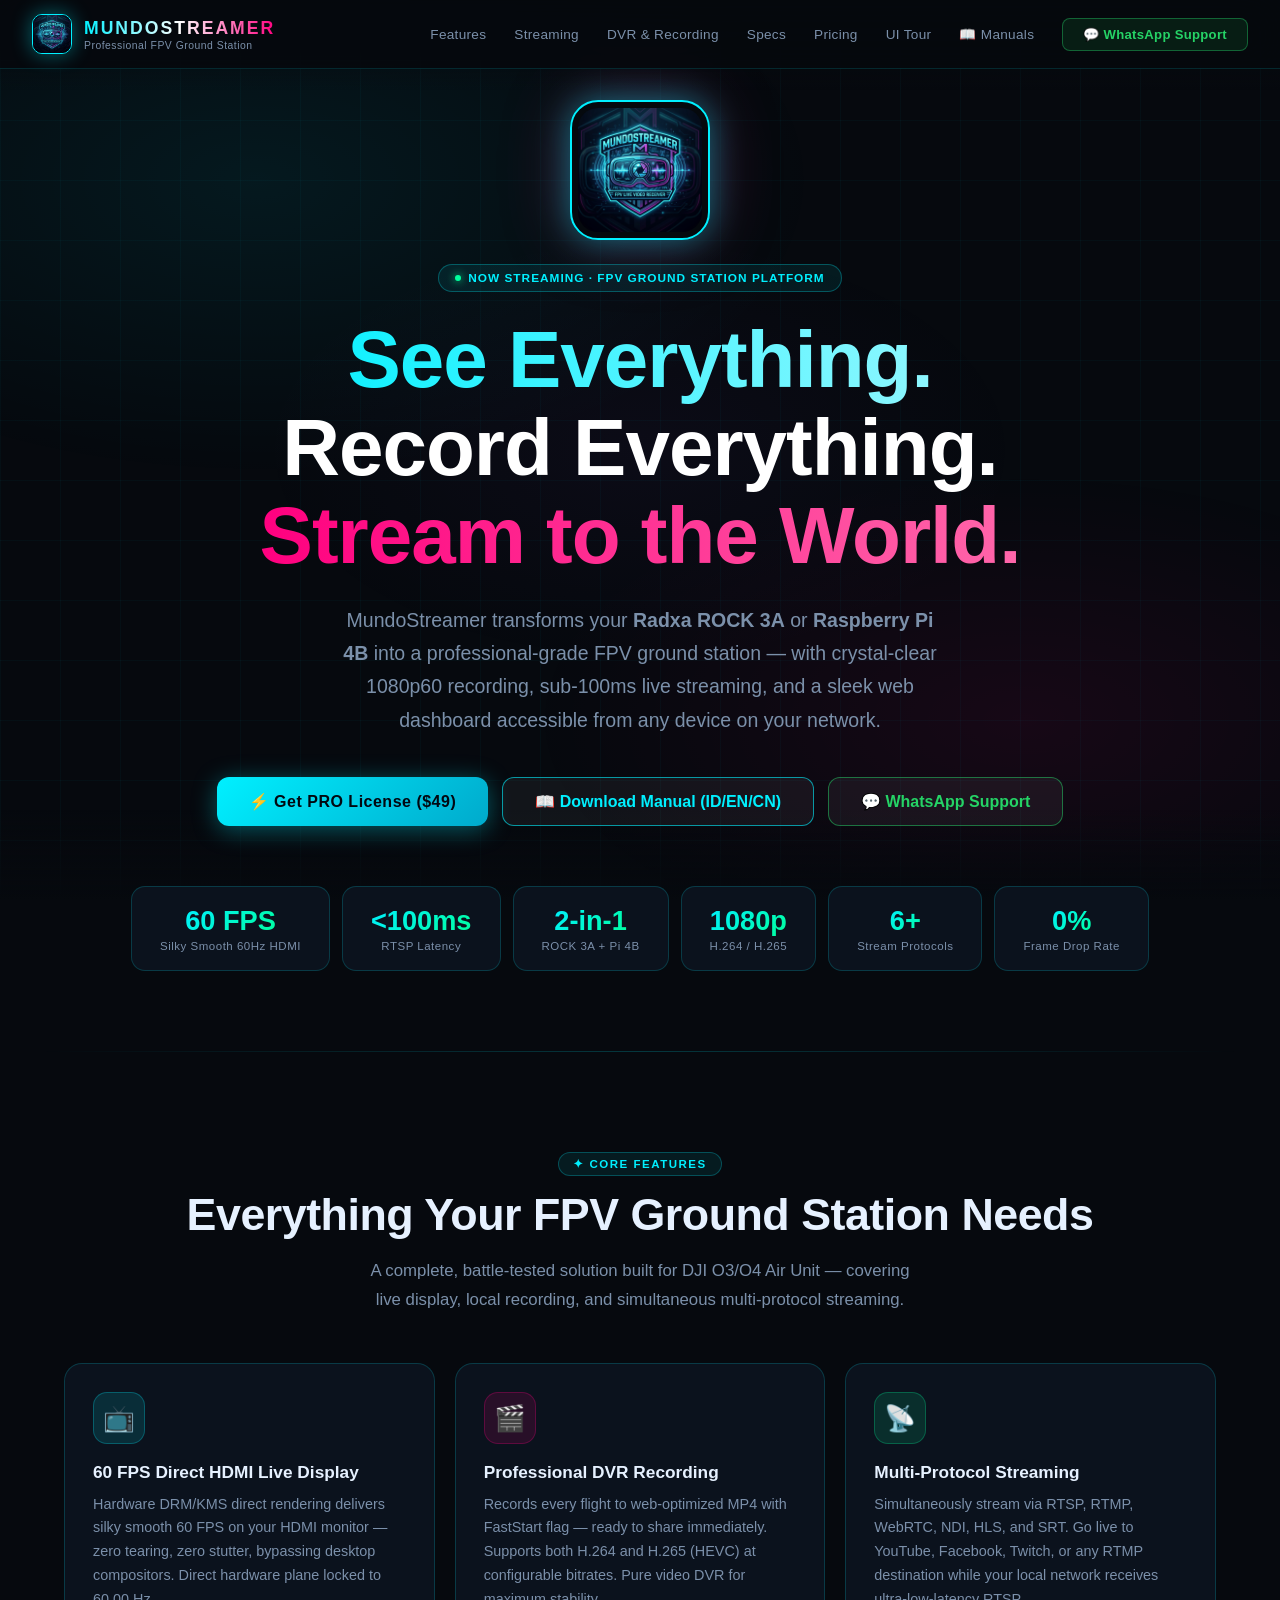
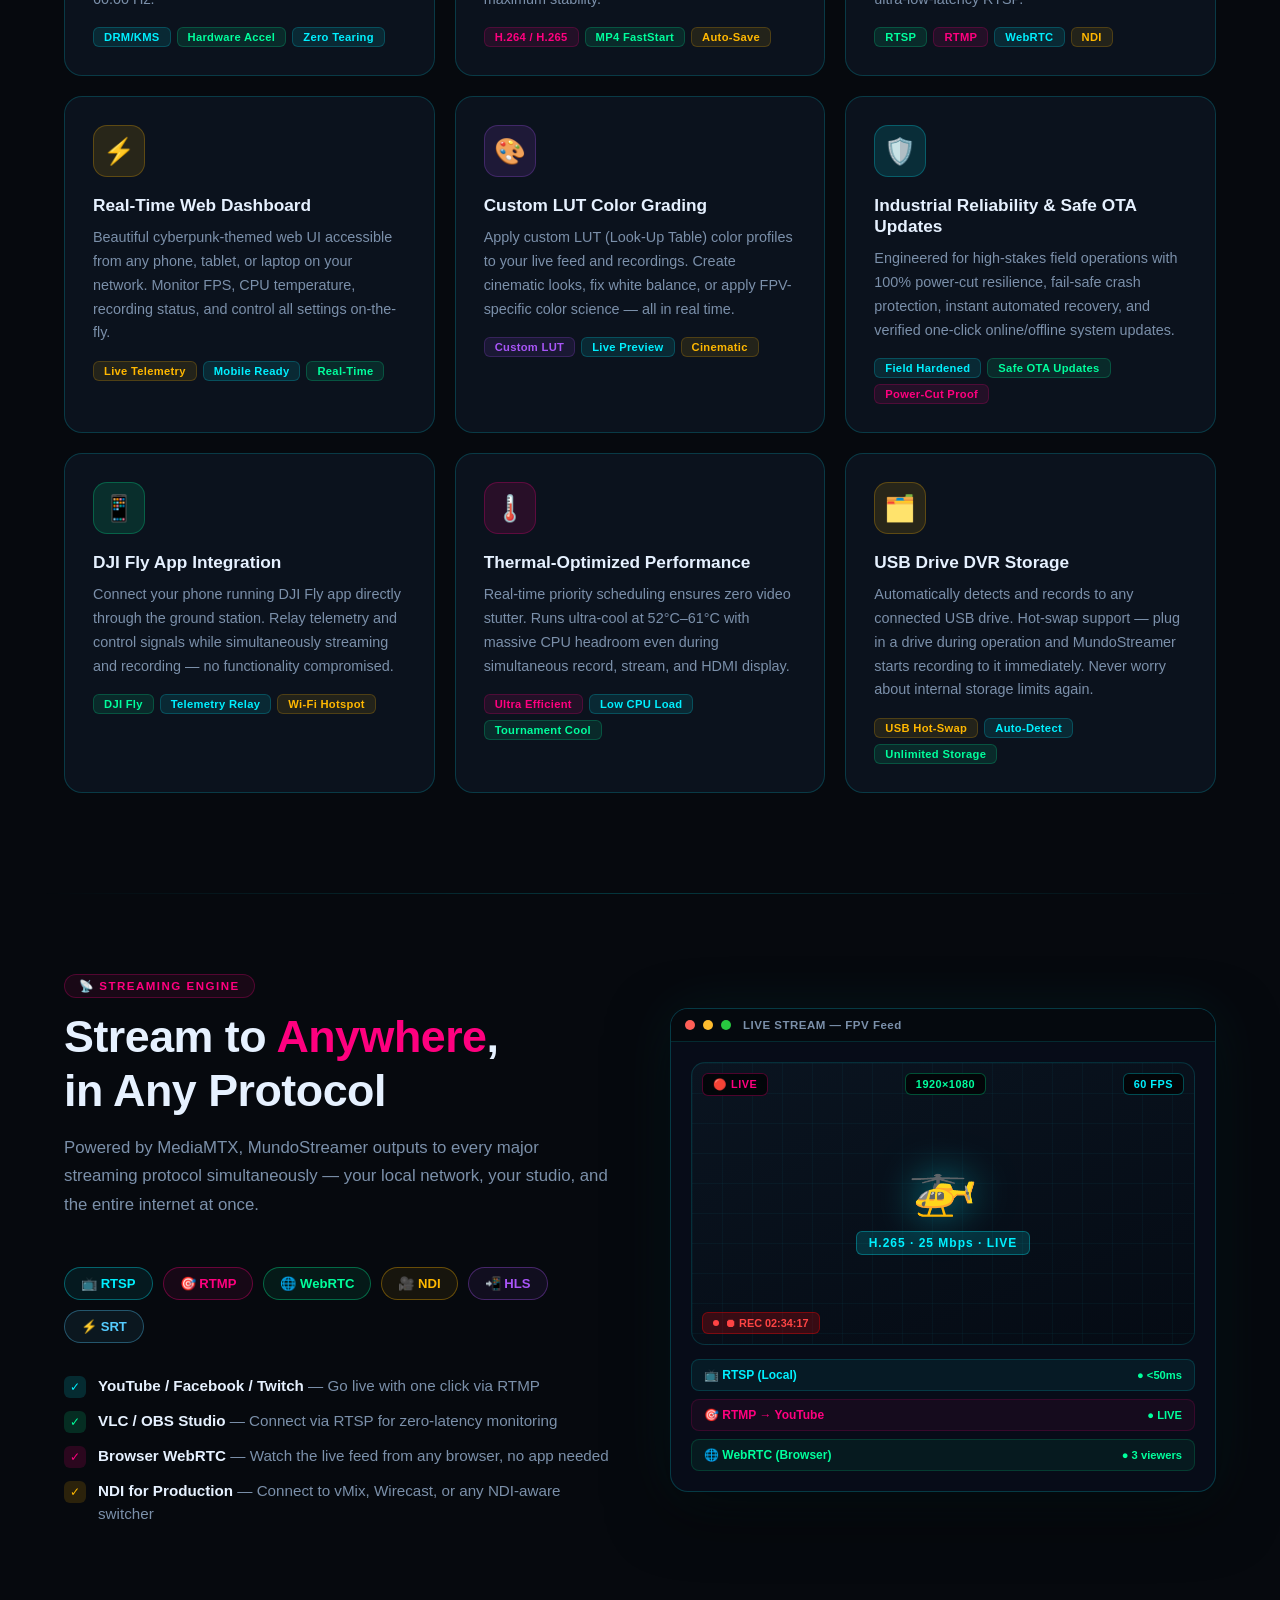
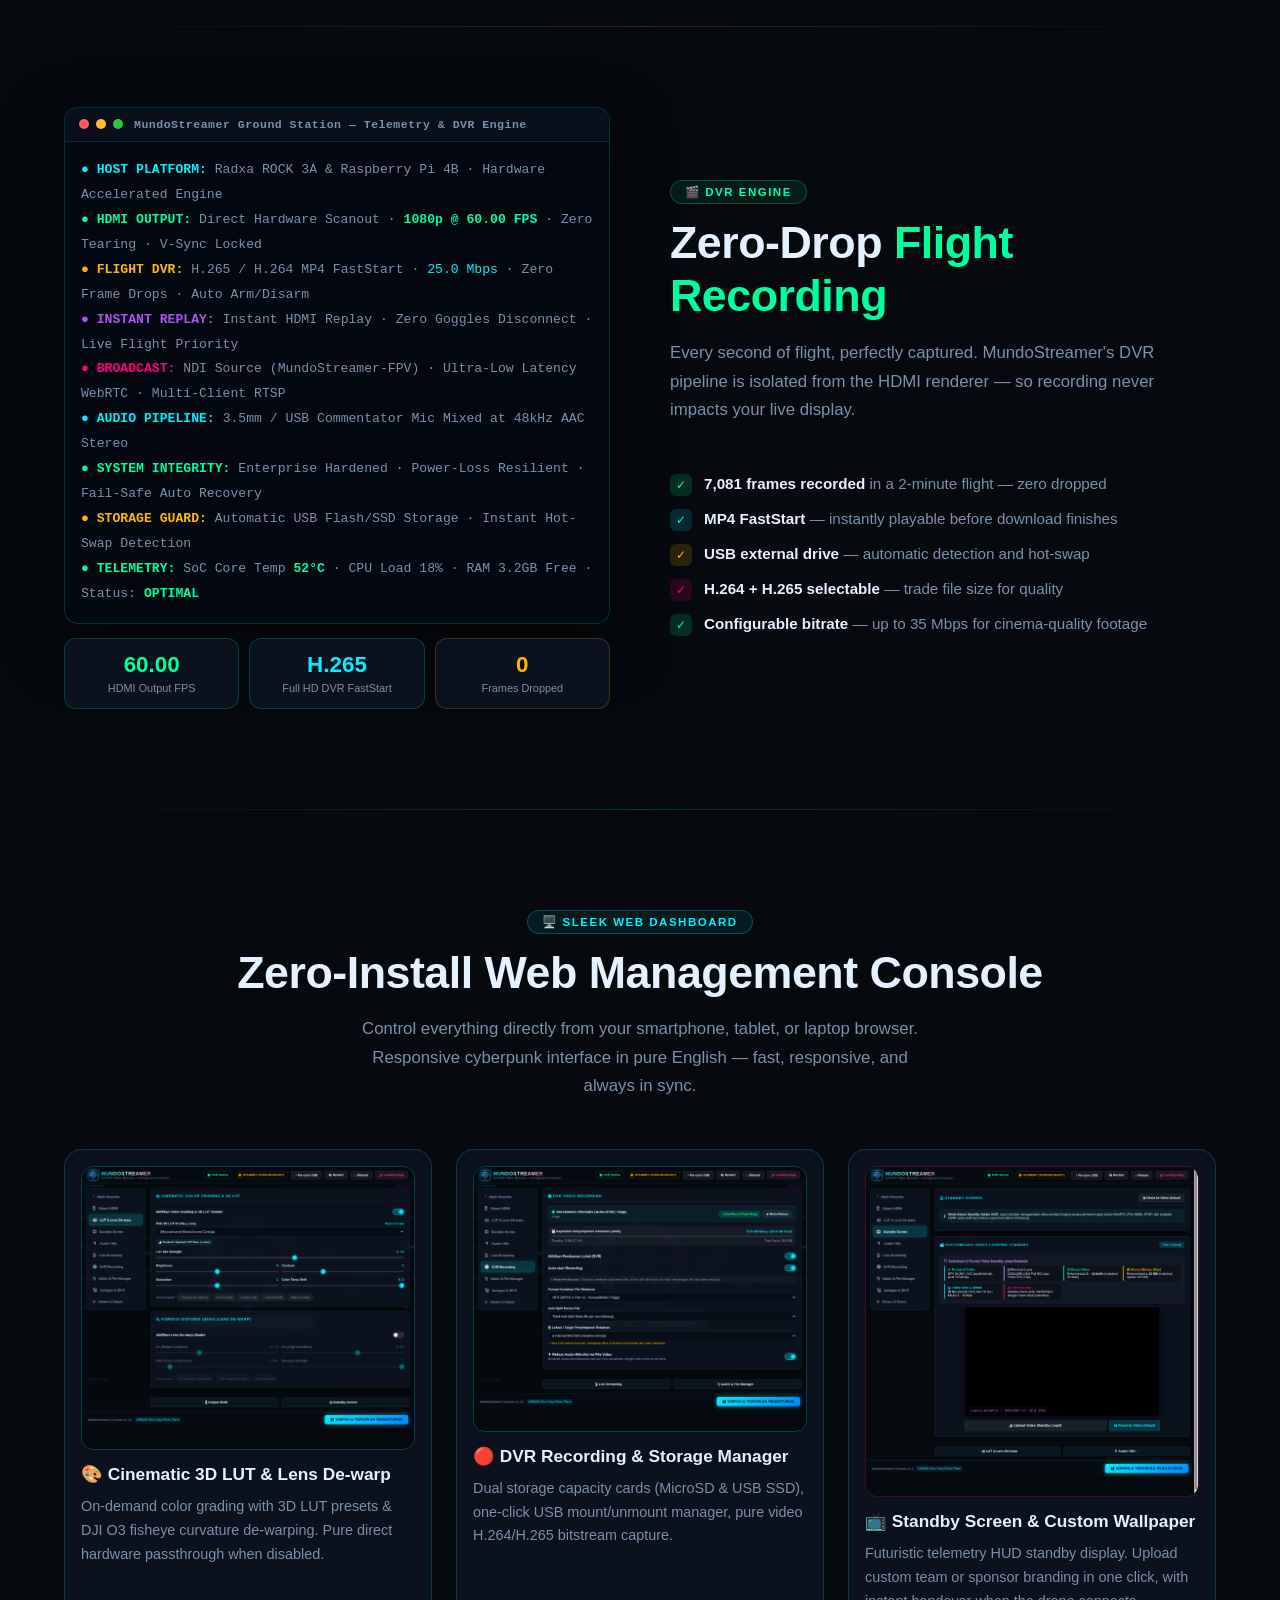
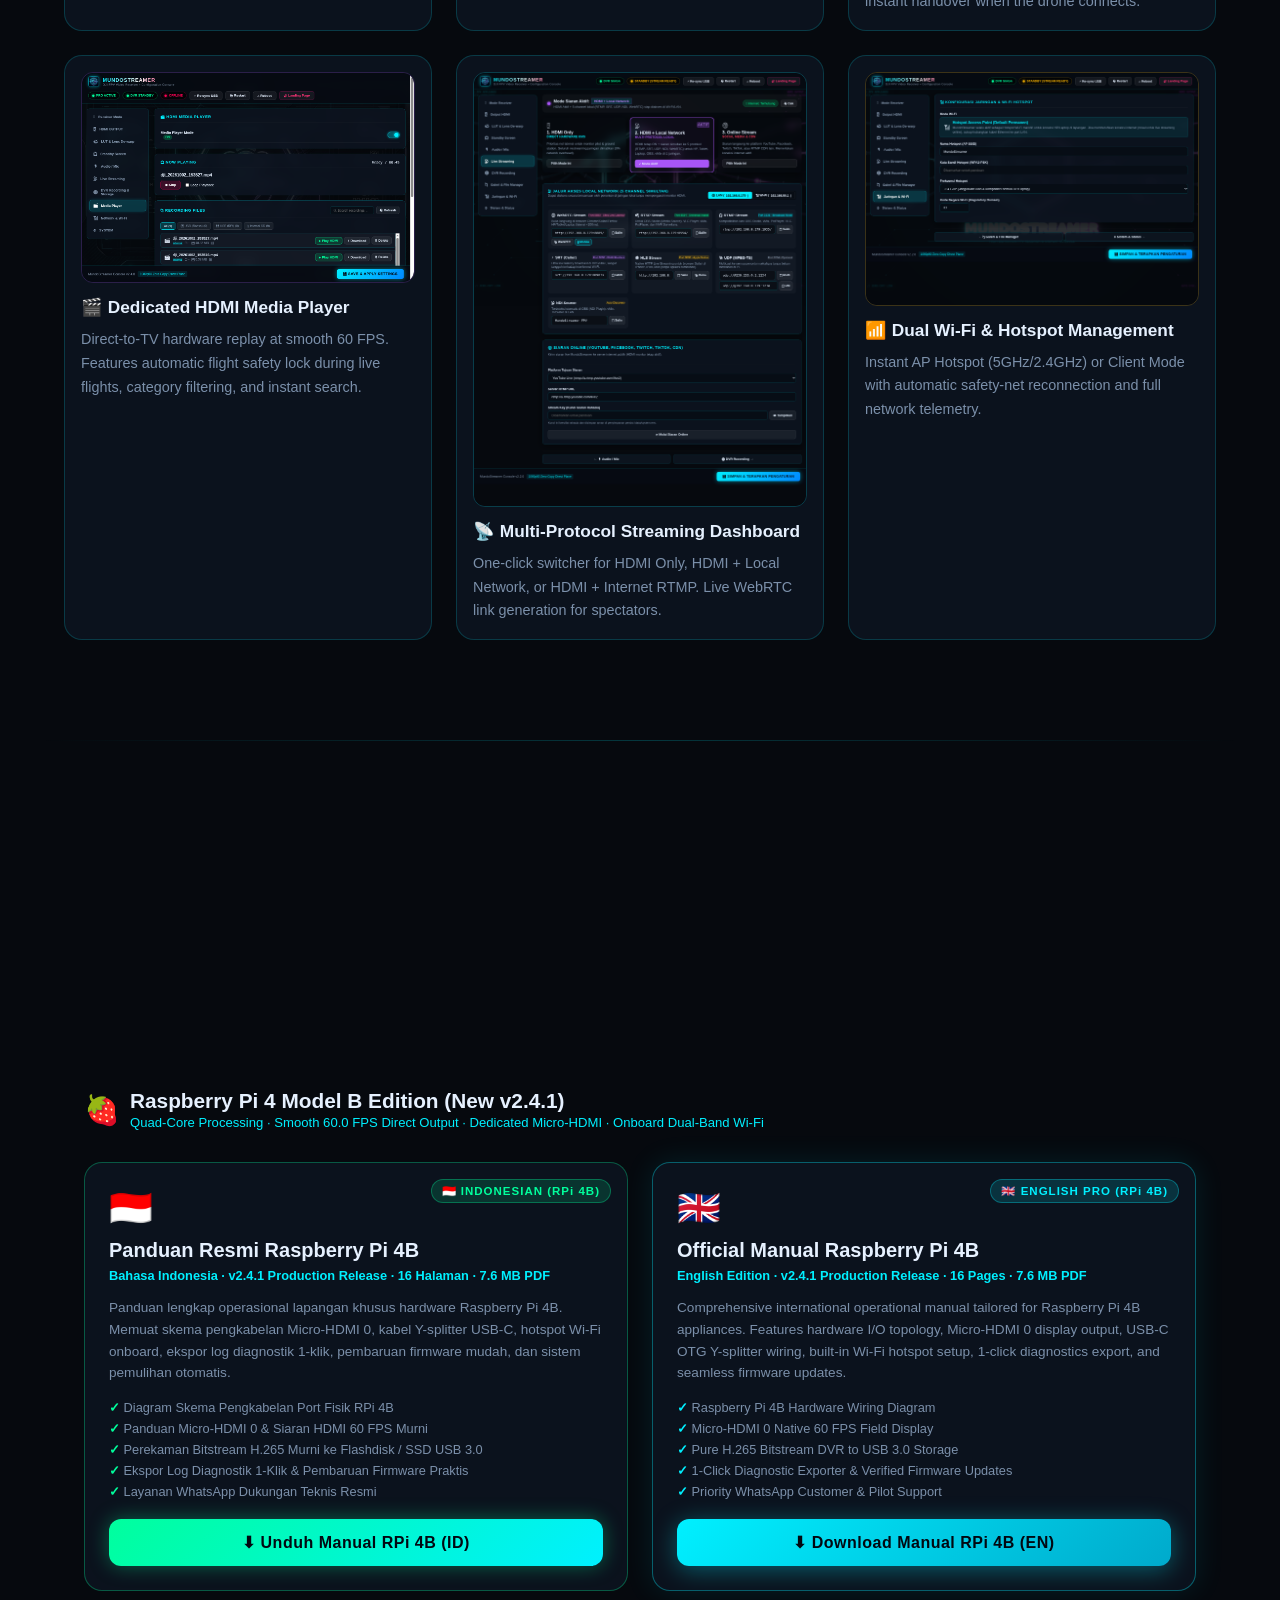
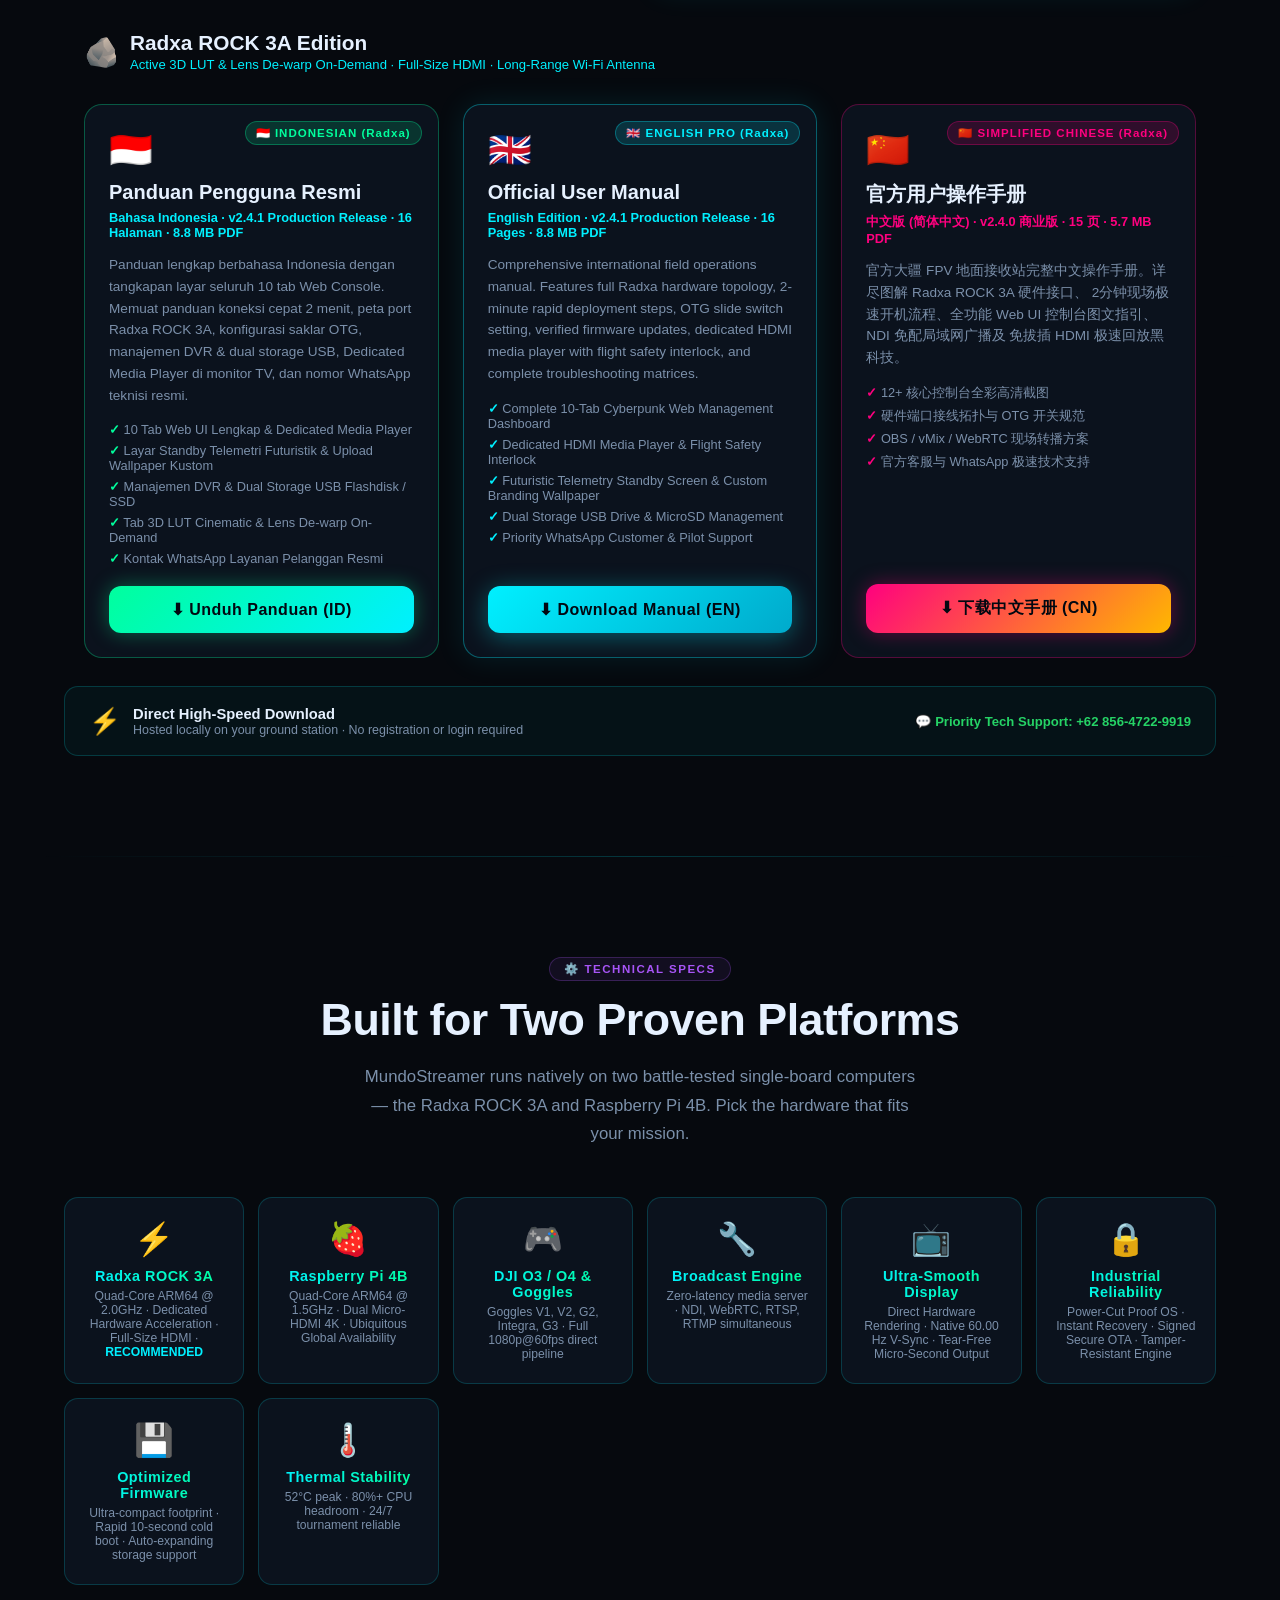
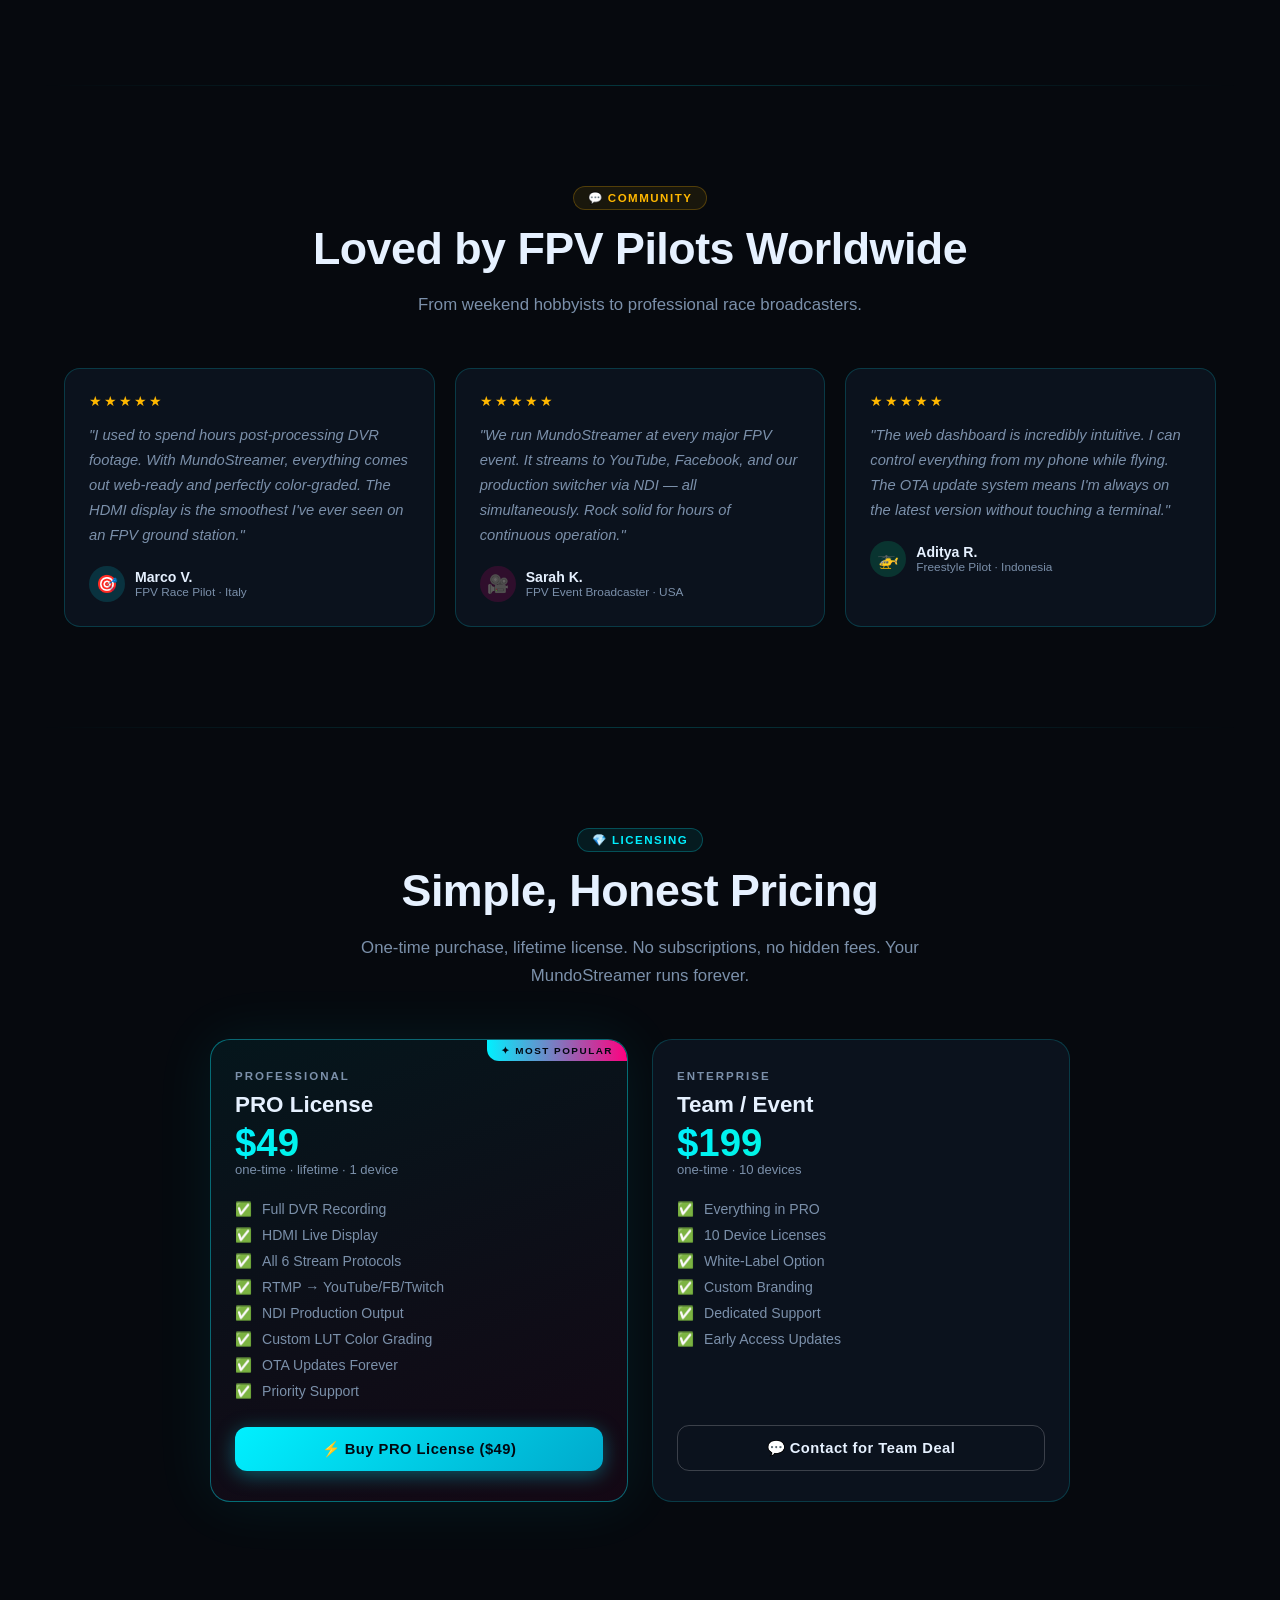
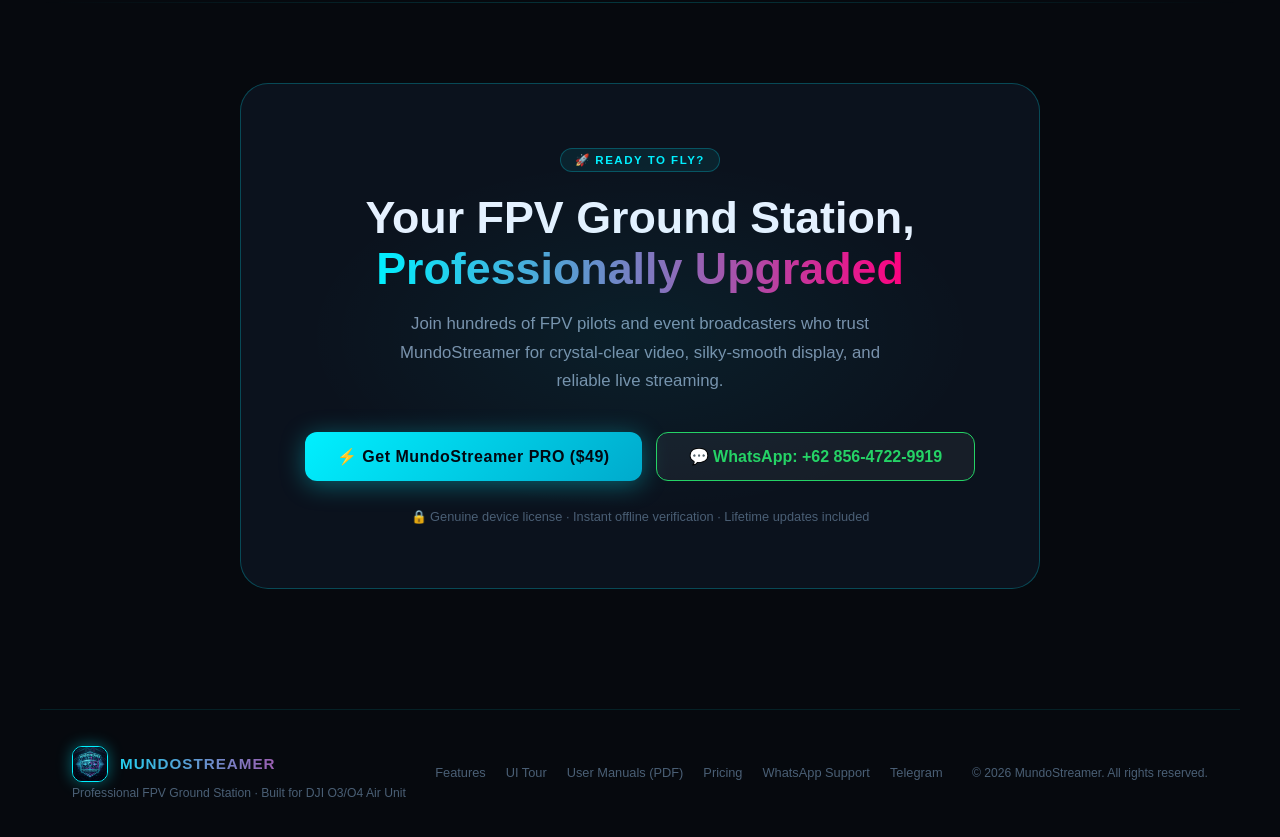
<file: index.html>
<!DOCTYPE html>
<html lang="en">
<head>
  <meta charset="UTF-8">
  <meta name="viewport" content="width=device-width, initial-scale=1.0">
  <title>MundoStreamer — Professional FPV Ground Station</title>
  <meta name="description" content="The ultimate FPV ground station solution. Crystal-clear 1080p@60fps recording, ultra-low latency streaming, direct HDMI 60Hz display, and professional DVR — powered by Radxa ROCK 3A or Raspberry Pi 4B.">
  <style>
    :root {
      --bg-base: #06090e;
      --bg-card: rgba(13, 20, 32, 0.88);
      --bg-card2: rgba(8, 14, 26, 0.92);
      --border-card: rgba(0, 240, 255, 0.18);
      --cyan: #00f0ff;
      --magenta: #ff007f;
      --green: #00ff9d;
      --amber: #ffb800;
      --purple: #a855f7;
      --text-main: #e6f1ff;
      --text-muted: #7b90aa;
      --text-dim: #4a5f75;
      --transition: all 0.28s cubic-bezier(0.16, 1, 0.3, 1);
      --glow-cyan: 0 0 20px rgba(0, 240, 255, 0.4);
      --glow-magenta: 0 0 20px rgba(255, 0, 127, 0.4);
      --glow-green: 0 0 20px rgba(0, 255, 157, 0.4);
    }
    *, *::before, *::after {
      box-sizing: border-box; margin: 0; padding: 0;
    }
    html { scroll-behavior: smooth; overflow-x: hidden; }
    body {
      background-color: var(--bg-base);
      color: var(--text-main);
      font-family: -apple-system, BlinkMacSystemFont, "Segoe UI", Roboto, "Helvetica Neue", Arial, sans-serif;
      -webkit-font-smoothing: antialiased;
      overflow-x: hidden;
      width: 100%;
      position: relative;
    }
    img {
      max-width: 100%;
      height: auto;
      display: block;
    }

    /* ──────────── ANIMATED BACKGROUND ──────────── */
    .bg-canvas {
      position: fixed; inset: 0; z-index: -3; pointer-events: none;
      background: radial-gradient(ellipse 80% 60% at 20% 20%, rgba(0,240,255,0.07) 0%, transparent 55%),
                  radial-gradient(ellipse 70% 50% at 80% 80%, rgba(255,0,127,0.07) 0%, transparent 55%),
                  radial-gradient(ellipse 50% 40% at 50% 50%, rgba(168,85,247,0.04) 0%, transparent 60%);
    }
    .bg-grid {
      position: fixed; inset: 0; z-index: -2; pointer-events: none;
      background-image:
        linear-gradient(rgba(0,240,255,0.03) 1px, transparent 1px),
        linear-gradient(90deg, rgba(0,240,255,0.03) 1px, transparent 1px);
      background-size: 60px 60px;
    }
    .bg-grid::after {
      content: '';
      position: absolute; inset: 0;
      background: linear-gradient(to bottom, var(--bg-base) 0%, transparent 10%, transparent 90%, var(--bg-base) 100%);
    }

    /* ──────────── NAV ──────────── */
    nav {
      position: fixed; top: 0; left: 0; right: 0; z-index: 200;
      background: rgba(6, 9, 14, 0.85);
      backdrop-filter: blur(20px);
      -webkit-backdrop-filter: blur(20px);
      border-bottom: 1px solid rgba(0, 240, 255, 0.14);
      padding: 14px 32px;
      display: flex; align-items: center; justify-content: space-between;
      gap: 16px;
    }
    .nav-brand {
      display: flex; align-items: center; gap: 12px;
      text-decoration: none; color: inherit;
    }
    .nav-logo {
      width: 40px; height: 40px;
      border-radius: 10px;
      border: 1.5px solid var(--cyan);
      box-shadow: var(--glow-cyan);
      object-fit: contain;
      background: rgba(6,9,14,0.7);
    }
    .nav-logo-fallback {
      width: 38px; height: 38px;
      border-radius: 10px;
      border: 1.5px solid var(--cyan);
      box-shadow: var(--glow-cyan);
      background: linear-gradient(135deg, #00f0ff22, #ff007f22);
      display: flex; align-items: center; justify-content: center;
      font-size: 1.3rem;
    }
    .nav-wordmark {
      font-size: 1.1rem; font-weight: 900;
      letter-spacing: 2px; text-transform: uppercase;
      background: linear-gradient(90deg, #00f0ff, #fff 50%, #ff007f);
      -webkit-background-clip: text;
      -webkit-text-fill-color: transparent;
    }
    .nav-tagline {
      font-size: 0.65rem; color: var(--text-muted);
      letter-spacing: 0.5px; margin-top: 1px;
    }
    .nav-links {
      display: flex; align-items: center; gap: 28px;
      list-style: none;
    }
    .nav-links a {
      color: var(--text-muted); text-decoration: none;
      font-size: 0.85rem; font-weight: 500;
      letter-spacing: 0.3px;
      transition: var(--transition);
    }
    .nav-links a:hover { color: var(--cyan); }
    .nav-cta {
      display: inline-flex; align-items: center; gap: 8px;
      padding: 8px 20px; border-radius: 8px;
      background: linear-gradient(135deg, rgba(0,240,255,0.15), rgba(255,0,127,0.10));
      border: 1px solid rgba(0,240,255,0.35);
      color: var(--cyan) !important;
      font-weight: 700 !important;
      font-size: 0.82rem !important;
      letter-spacing: 0.5px;
      transition: var(--transition);
    }
    .nav-cta:hover {
      background: linear-gradient(135deg, rgba(0,240,255,0.25), rgba(255,0,127,0.18)) !important;
      box-shadow: var(--glow-cyan);
      transform: translateY(-1px);
    }
    /* ──────────── MOBILE NAV CONTROLS & DRAWER ──────────── */
    .nav-mobile-right {
      display: none;
      align-items: center;
      gap: 10px;
    }
    .nav-mobile-cta {
      display: none;
      align-items: center;
      gap: 5px;
      padding: 6px 12px;
      border-radius: 8px;
      font-size: 0.76rem;
      font-weight: 700;
      color: #25d366 !important;
      background: rgba(37, 211, 102, 0.12);
      border: 1px solid rgba(37, 211, 102, 0.4);
      text-decoration: none;
      transition: var(--transition);
    }
    .nav-mobile-cta:hover {
      background: rgba(37, 211, 102, 0.22);
    }
    .nav-mobile-toggle {
      display: none;
      flex-direction: column;
      justify-content: center;
      align-items: center;
      width: 38px;
      height: 38px;
      background: rgba(0, 240, 255, 0.08);
      border: 1px solid rgba(0, 240, 255, 0.3);
      border-radius: 8px;
      cursor: pointer;
      gap: 5px;
      padding: 0;
      transition: var(--transition);
    }
    .nav-mobile-toggle:hover {
      background: rgba(0, 240, 255, 0.18);
      box-shadow: 0 0 10px rgba(0, 240, 255, 0.3);
    }
    .hamburger-bar {
      width: 18px;
      height: 2px;
      background-color: var(--cyan);
      border-radius: 2px;
      transition: var(--transition);
    }
    .nav-mobile-toggle.active .hamburger-bar:nth-child(1) {
      transform: translateY(7px) rotate(45deg);
    }
    .nav-mobile-toggle.active .hamburger-bar:nth-child(2) {
      opacity: 0;
    }
    .nav-mobile-toggle.active .hamburger-bar:nth-child(3) {
      transform: translateY(-7px) rotate(-45deg);
    }
    .nav-mobile-drawer {
      display: none;
      position: fixed;
      top: 64px;
      left: 0;
      right: 0;
      background: rgba(6, 9, 14, 0.97);
      backdrop-filter: blur(24px);
      -webkit-backdrop-filter: blur(24px);
      border-bottom: 1px solid rgba(0, 240, 255, 0.2);
      box-shadow: 0 20px 50px rgba(0, 0, 0, 0.9);
      z-index: 199;
      max-height: 0;
      overflow: hidden;
      transition: max-height 0.35s cubic-bezier(0.16, 1, 0.3, 1), opacity 0.3s ease;
      opacity: 0;
    }
    .nav-mobile-drawer.open {
      max-height: 85vh;
      opacity: 1;
      overflow-y: auto;
    }
    .nav-mobile-drawer-inner {
      padding: 16px 20px 24px;
      display: flex;
      flex-direction: column;
      gap: 6px;
    }
    .nav-mobile-link {
      display: flex;
      align-items: center;
      padding: 12px 14px;
      border-radius: 10px;
      color: var(--text-main);
      text-decoration: none;
      font-size: 0.92rem;
      font-weight: 600;
      border: 1px solid transparent;
      transition: var(--transition);
    }
    .nav-mobile-link:hover, .nav-mobile-link:active {
      background: rgba(0, 240, 255, 0.08);
      border-color: rgba(0, 240, 255, 0.25);
      color: var(--cyan);
    }
    .nav-mobile-wa-btn {
      margin-top: 10px;
      display: flex;
      align-items: center;
      justify-content: center;
      padding: 13px;
      border-radius: 10px;
      background: rgba(37, 211, 102, 0.15);
      border: 1px solid rgba(37, 211, 102, 0.45);
      color: #25d366;
      font-weight: 700;
      font-size: 0.88rem;
      text-decoration: none;
      box-shadow: 0 0 15px rgba(37, 211, 102, 0.2);
    }

    /* ──────────── HERO ──────────── */
    .hero {
      min-height: 100vh;
      display: flex; flex-direction: column;
      align-items: center; justify-content: center;
      text-align: center;
      padding: 120px 24px 80px;
    }
    .hero-logo-box {
      display: inline-flex;
      align-items: center;
      justify-content: center;
      margin-bottom: 24px;
      animation: fadeUp 0.6s ease both;
    }
    .hero-logo-img {
      width: 140px;
      height: 140px;
      border-radius: 28px;
      border: 2px solid var(--cyan);
      box-shadow: 0 0 35px rgba(0,240,255,0.45), 0 0 70px rgba(255,0,127,0.25);
      background: rgba(6, 9, 14, 0.9);
      object-fit: contain;
      padding: 6px;
      transition: transform 0.4s ease, box-shadow 0.4s ease;
    }
    .hero-logo-img:hover {
      transform: scale(1.06) rotate(-1deg);
      box-shadow: 0 0 50px rgba(0,240,255,0.7), 0 0 90px rgba(255,0,127,0.4);
    }
    .hero-badge {
      display: inline-flex; align-items: center; gap: 7px;
      padding: 6px 16px; border-radius: 30px;
      font-size: 0.74rem; font-weight: 700; letter-spacing: 1px;
      text-transform: uppercase;
      color: var(--cyan);
      background: rgba(0, 240, 255, 0.08);
      border: 1px solid rgba(0, 240, 255, 0.28);
      margin-bottom: 24px;
      animation: fadeUp 0.6s ease both;
    }
    .hero-badge-dot {
      width: 6px; height: 6px; border-radius: 50%;
      background: var(--green);
      box-shadow: 0 0 8px var(--green);
      animation: pulse 1.5s infinite;
    }
    .hero h1 {
      font-size: clamp(2.6rem, 7vw, 5rem);
      font-weight: 900; line-height: 1.1;
      letter-spacing: -1px;
      animation: fadeUp 0.7s 0.1s ease both;
    }
    .hero h1 .line-cyan {
      background: linear-gradient(90deg, #00f0ff, #a0f8ff);
      -webkit-background-clip: text;
      -webkit-text-fill-color: transparent;
    }
    .hero h1 .line-white { color: #fff; }
    .hero h1 .line-magenta {
      background: linear-gradient(90deg, #ff007f, #ff66aa);
      -webkit-background-clip: text;
      -webkit-text-fill-color: transparent;
    }
    .hero-sub {
      max-width: 600px;
      font-size: clamp(1rem, 2.5vw, 1.22rem);
      color: var(--text-muted); line-height: 1.7;
      margin: 24px auto 40px;
      animation: fadeUp 0.7s 0.2s ease both;
    }
    .hero-actions {
      display: flex; flex-wrap: wrap; gap: 14px;
      justify-content: center;
      animation: fadeUp 0.7s 0.3s ease both;
    }
    .btn-primary {
      display: inline-flex; align-items: center; gap: 10px;
      padding: 14px 32px; border-radius: 12px;
      font-size: 1rem; font-weight: 800; letter-spacing: 0.5px;
      text-decoration: none;
      background: linear-gradient(135deg, #00f0ff, #00aacc);
      color: #020811;
      border: none; cursor: pointer;
      transition: var(--transition);
      box-shadow: 0 4px 24px rgba(0,240,255,0.35);
    }
    .btn-primary:hover {
      transform: translateY(-3px);
      box-shadow: 0 8px 40px rgba(0,240,255,0.55);
    }
    .btn-secondary {
      display: inline-flex; align-items: center; gap: 10px;
      padding: 14px 32px; border-radius: 12px;
      font-size: 1rem; font-weight: 700;
      text-decoration: none; color: var(--text-main);
      background: rgba(255,255,255,0.05);
      border: 1px solid rgba(255,255,255,0.15);
      transition: var(--transition);
    }
    .btn-secondary:hover {
      background: rgba(255,255,255,0.10);
      border-color: rgba(0,240,255,0.35);
      transform: translateY(-3px);
    }

    /* ──────────── STAT STRIP ──────────── */
    .stats-strip {
      display: flex; flex-wrap: wrap; justify-content: center; gap: 12px;
      margin-top: 60px;
      animation: fadeUp 0.7s 0.4s ease both;
    }
    .stat-chip {
      display: flex; flex-direction: column; align-items: center;
      padding: 18px 28px; border-radius: 14px;
      background: var(--bg-card);
      border: 1px solid var(--border-card);
      min-width: 120px;
      transition: var(--transition);
    }
    .stat-chip:hover {
      border-color: rgba(0,240,255,0.4);
      transform: translateY(-3px);
      box-shadow: var(--glow-cyan);
    }
    .stat-num {
      font-size: 1.7rem; font-weight: 900;
      background: linear-gradient(135deg, var(--cyan), var(--green));
      -webkit-background-clip: text; -webkit-text-fill-color: transparent;
    }
    .stat-label { font-size: 0.72rem; color: var(--text-muted); margin-top: 3px; letter-spacing: 0.5px; }

    /* ──────────── SECTION COMMON ──────────── */
    section {
      padding: 100px 24px;
      max-width: 1200px;
      margin: 0 auto;
    }
    .section-badge {
      display: inline-flex; align-items: center; gap: 7px;
      padding: 4px 14px; border-radius: 20px;
      font-size: 0.72rem; font-weight: 700; letter-spacing: 1.5px; text-transform: uppercase;
      margin-bottom: 12px;
    }
    .badge-cyan { color: var(--cyan); background: rgba(0,240,255,0.08); border: 1px solid rgba(0,240,255,0.25); }
    .badge-magenta { color: var(--magenta); background: rgba(255,0,127,0.08); border: 1px solid rgba(255,0,127,0.25); }
    .badge-green { color: var(--green); background: rgba(0,255,157,0.08); border: 1px solid rgba(0,255,157,0.25); }
    .badge-purple { color: var(--purple); background: rgba(168,85,247,0.08); border: 1px solid rgba(168,85,247,0.25); }
    .badge-amber { color: var(--amber); background: rgba(255,184,0,0.08); border: 1px solid rgba(255,184,0,0.25); }

    .section-title {
      font-size: clamp(1.8rem, 4vw, 2.8rem);
      font-weight: 900; line-height: 1.2; letter-spacing: -0.5px;
      margin-bottom: 16px;
    }
    .section-title em { font-style: normal; }
    .section-desc {
      font-size: 1.05rem; color: var(--text-muted); line-height: 1.7;
      max-width: 560px; margin-bottom: 48px;
    }

    /* ──────────── FEATURES GRID ──────────── */
    .features-grid {
      display: grid;
      grid-template-columns: repeat(auto-fit, minmax(300px, 1fr));
      gap: 20px;
    }
    .feat-card {
      position: relative; overflow: hidden;
      padding: 28px; border-radius: 18px;
      background: var(--bg-card);
      border: 1px solid var(--border-card);
      transition: var(--transition);
    }
    .feat-card::before {
      content: '';
      position: absolute; top: 0; left: 0; right: 0; height: 2px;
      opacity: 0; transition: var(--transition);
    }
    .feat-card:hover { transform: translateY(-5px); }
    .feat-card.cyan:hover { border-color: rgba(0,240,255,0.45); box-shadow: 0 8px 40px rgba(0,240,255,0.12); }
    .feat-card.cyan::before { background: linear-gradient(90deg, var(--cyan), transparent); }
    .feat-card.cyan:hover::before { opacity: 1; }
    .feat-card.magenta:hover { border-color: rgba(255,0,127,0.45); box-shadow: 0 8px 40px rgba(255,0,127,0.12); }
    .feat-card.magenta::before { background: linear-gradient(90deg, var(--magenta), transparent); }
    .feat-card.magenta:hover::before { opacity: 1; }
    .feat-card.green:hover { border-color: rgba(0,255,157,0.45); box-shadow: 0 8px 40px rgba(0,255,157,0.12); }
    .feat-card.green::before { background: linear-gradient(90deg, var(--green), transparent); }
    .feat-card.green:hover::before { opacity: 1; }
    .feat-card.amber:hover { border-color: rgba(255,184,0,0.45); box-shadow: 0 8px 40px rgba(255,184,0,0.12); }
    .feat-card.amber::before { background: linear-gradient(90deg, var(--amber), transparent); }
    .feat-card.amber:hover::before { opacity: 1; }
    .feat-card.purple:hover { border-color: rgba(168,85,247,0.45); box-shadow: 0 8px 40px rgba(168,85,247,0.12); }
    .feat-card.purple::before { background: linear-gradient(90deg, var(--purple), transparent); }
    .feat-card.purple:hover::before { opacity: 1; }

    .feat-icon {
      width: 52px; height: 52px; border-radius: 14px;
      display: flex; align-items: center; justify-content: center;
      font-size: 1.6rem; margin-bottom: 18px;
    }
    .icon-cyan { background: rgba(0,240,255,0.12); border: 1px solid rgba(0,240,255,0.25); }
    .icon-magenta { background: rgba(255,0,127,0.12); border: 1px solid rgba(255,0,127,0.25); }
    .icon-green { background: rgba(0,255,157,0.12); border: 1px solid rgba(0,255,157,0.25); }
    .icon-amber { background: rgba(255,184,0,0.12); border: 1px solid rgba(255,184,0,0.25); }
    .icon-purple { background: rgba(168,85,247,0.12); border: 1px solid rgba(168,85,247,0.25); }

    .feat-title {
      font-size: 1.08rem; font-weight: 800; margin-bottom: 10px;
    }
    .feat-desc { font-size: 0.9rem; color: var(--text-muted); line-height: 1.65; }
    .feat-tags { display: flex; flex-wrap: wrap; gap: 6px; margin-top: 16px; }
    .feat-tag {
      padding: 3px 10px; border-radius: 6px;
      font-size: 0.7rem; font-weight: 600; letter-spacing: 0.3px;
    }
    .tag-cyan { background: rgba(0,240,255,0.1); color: var(--cyan); border: 1px solid rgba(0,240,255,0.2); }
    .tag-green { background: rgba(0,255,157,0.1); color: var(--green); border: 1px solid rgba(0,255,157,0.2); }
    .tag-magenta { background: rgba(255,0,127,0.1); color: var(--magenta); border: 1px solid rgba(255,0,127,0.2); }
    .tag-amber { background: rgba(255,184,0,0.1); color: var(--amber); border: 1px solid rgba(255,184,0,0.2); }
    .tag-purple { background: rgba(168,85,247,0.1); color: var(--purple); border: 1px solid rgba(168,85,247,0.2); }

    /* ──────────── PROTOCOL SHOWCASE ──────────── */
    .protocol-row {
      display: grid;
      grid-template-columns: repeat(auto-fit, minmax(180px, 1fr));
      gap: 14px;
    }
    .proto-card {
      padding: 22px 18px; border-radius: 14px;
      background: var(--bg-card);
      border: 1px solid var(--border-card);
      text-align: center;
      transition: var(--transition);
    }
    .proto-card:hover {
      border-color: rgba(0,240,255,0.4);
      transform: translateY(-4px);
      box-shadow: 0 8px 30px rgba(0,240,255,0.10);
    }
    .proto-icon { font-size: 2rem; margin-bottom: 10px; }
    .proto-name {
      font-size: 0.9rem; font-weight: 800;
      letter-spacing: 0.5px;
      background: linear-gradient(90deg, var(--cyan), var(--green));
      -webkit-background-clip: text; -webkit-text-fill-color: transparent;
    }
    .proto-desc { font-size: 0.76rem; color: var(--text-muted); margin-top: 5px; }

    /* ──────────── DUAL-COL LAYOUT ──────────── */
    .dual-col {
      display: grid;
      grid-template-columns: 1fr 1fr;
      gap: 60px; align-items: center;
    }
    @media (max-width: 760px) { .dual-col { grid-template-columns: 1fr; gap: 40px; } }
    .dual-col.reverse { direction: rtl; }
    .dual-col.reverse > * { direction: ltr; }

    .demo-screen {
      border-radius: 18px;
      background: var(--bg-card2);
      border: 1px solid rgba(0,240,255,0.2);
      overflow: hidden;
      box-shadow: 0 20px 60px rgba(0,0,0,0.5), 0 0 60px rgba(0,240,255,0.07);
    }
    .demo-bar {
      background: rgba(6,9,14,0.95);
      border-bottom: 1px solid rgba(0,240,255,0.14);
      padding: 10px 14px;
      display: flex; align-items: center; gap: 8px;
    }
    .demo-dot { width: 10px; height: 10px; border-radius: 50%; }
    .demo-title {
      font-size: 0.72rem; color: var(--text-muted);
      letter-spacing: 0.5px; margin-left: 4px;
      font-weight: 600;
    }
    .demo-body { padding: 20px; }

    /* ──────────── LIVE VIDEO MOCKUP ──────────── */
    .video-mock {
      aspect-ratio: 16/9;
      background: linear-gradient(160deg, #0a1420 0%, #050b14 100%);
      border-radius: 14px; overflow: hidden;
      position: relative;
      display: flex; align-items: center; justify-content: center;
      border: 1px solid rgba(0,240,255,0.15);
    }
    .video-mock-grid {
      position: absolute; inset: 0;
      background-image:
        linear-gradient(rgba(0,240,255,0.04) 1px, transparent 1px),
        linear-gradient(90deg, rgba(0,240,255,0.04) 1px, transparent 1px);
      background-size: 30px 30px;
    }
    .video-mock-content {
      position: relative; z-index: 1;
      text-align: center;
    }
    .video-drone { font-size: 3.5rem; filter: drop-shadow(0 0 20px rgba(0,240,255,0.6)); animation: float 3s ease-in-out infinite; }
    .video-fps-badge {
      display: inline-block; margin-top: 12px;
      padding: 4px 12px; border-radius: 6px;
      font-size: 0.75rem; font-weight: 700; letter-spacing: 1px;
      background: rgba(0,240,255,0.15); color: var(--cyan);
      border: 1px solid rgba(0,240,255,0.3);
    }
    .video-overlay-hud {
      position: absolute; top: 10px; left: 10px; right: 10px;
      display: flex; justify-content: space-between; align-items: flex-start;
    }
    .hud-item {
      padding: 4px 10px; border-radius: 6px;
      font-size: 0.68rem; font-weight: 700; letter-spacing: 0.5px;
      background: rgba(0,0,0,0.7); backdrop-filter: blur(6px);
    }
    .hud-live { color: var(--magenta); border: 1px solid rgba(255,0,127,0.3); }
    .hud-res { color: var(--green); border: 1px solid rgba(0,255,157,0.3); }
    .hud-fps { color: var(--cyan); border: 1px solid rgba(0,240,255,0.3); }
    .hud-rec {
      position: absolute; bottom: 10px; left: 10px;
      display: flex; align-items: center; gap: 6px;
      padding: 4px 10px; border-radius: 6px;
      font-size: 0.68rem; font-weight: 700;
      background: rgba(255,0,0,0.2); color: #ff4444;
      border: 1px solid rgba(255,0,0,0.35);
    }
    .hud-rec-dot { width: 6px; height: 6px; border-radius: 50%; background: #ff4444; animation: pulse 1s infinite; }

    /* ──────────── CHECKLIST ──────────── */
    .checklist { list-style: none; display: flex; flex-direction: column; gap: 12px; }
    .checklist li {
      display: flex; align-items: flex-start; gap: 12px;
      font-size: 0.95rem; line-height: 1.5; color: var(--text-muted);
    }
    .check-icon {
      width: 22px; height: 22px; border-radius: 6px; flex-shrink: 0;
      display: flex; align-items: center; justify-content: center;
      font-size: 0.75rem; margin-top: 1px;
    }
    .ci-cyan { background: rgba(0,240,255,0.15); color: var(--cyan); }
    .ci-green { background: rgba(0,255,157,0.15); color: var(--green); }
    .ci-magenta { background: rgba(255,0,127,0.15); color: var(--magenta); }
    .ci-amber { background: rgba(255,184,0,0.15); color: var(--amber); }

    /* ──────────── TERMINAL MOCK ──────────── */
    .terminal {
      border-radius: 14px; overflow: hidden;
      background: rgba(4, 8, 16, 0.95);
      border: 1px solid rgba(0,240,255,0.18);
      font-family: "SF Mono", "Fira Code", "Consolas", monospace;
      box-shadow: 0 20px 60px rgba(0,0,0,0.5);
    }
    .terminal-bar {
      background: rgba(10,16,28,0.95);
      border-bottom: 1px solid rgba(0,240,255,0.12);
      padding: 10px 14px;
      display: flex; align-items: center; gap: 7px;
    }
    .terminal-body { padding: 18px 20px; }
    .t-line { font-size: 0.82rem; line-height: 1.9; }
    .t-prompt { color: var(--green); }
    .t-cmd { color: var(--text-main); }
    .t-out { color: var(--text-muted); }
    .t-val-cyan { color: var(--cyan); }
    .t-val-green { color: var(--green); }
    .t-val-magenta { color: var(--magenta); }
    .t-val-amber { color: var(--amber); }
    .t-cursor {
      display: inline-block; width: 8px; height: 14px;
      background: var(--cyan); vertical-align: middle;
      animation: blink 1.1s step-end infinite;
    }

    /* ──────────── STREAM PROTOCOLS ──────────── */
    .proto-showcase {
      display: flex; flex-wrap: wrap; gap: 10px;
    }
    .proto-pill {
      display: inline-flex; align-items: center; gap: 8px;
      padding: 8px 16px; border-radius: 30px;
      font-size: 0.82rem; font-weight: 700;
      border: 1px solid;
      transition: var(--transition);
    }
    .proto-pill:hover { transform: translateY(-2px); }
    .pp-rtsp { color: var(--cyan); border-color: rgba(0,240,255,0.35); background: rgba(0,240,255,0.07); }
    .pp-rtmp { color: var(--magenta); border-color: rgba(255,0,127,0.35); background: rgba(255,0,127,0.07); }
    .pp-webrtc { color: var(--green); border-color: rgba(0,255,157,0.35); background: rgba(0,255,157,0.07); }
    .pp-ndi { color: var(--amber); border-color: rgba(255,184,0,0.35); background: rgba(255,184,0,0.07); }
    .pp-hls { color: var(--purple); border-color: rgba(168,85,247,0.35); background: rgba(168,85,247,0.07); }
    .pp-srt { color: #5cf; border-color: rgba(85,204,255,0.35); background: rgba(85,204,255,0.07); }

    /* ──────────── PRICING TIERS ──────────── */
    .pricing-grid {
      display: grid;
      grid-template-columns: repeat(auto-fit, minmax(300px, 1fr));
      max-width: 860px;
      margin: 0 auto;
      gap: 24px;
      align-items: stretch;
    }
    .price-card {
      padding: 30px 24px; border-radius: 20px;
      background: var(--bg-card);
      border: 1px solid var(--border-card);
      position: relative; overflow: hidden;
      transition: var(--transition);
      display: flex;
      flex-direction: column;
    }
    .price-card:hover { transform: translateY(-5px); }
    .price-card.featured {
      background: linear-gradient(160deg, rgba(0,240,255,0.06), rgba(255,0,127,0.06));
      border-color: rgba(0,240,255,0.4);
      box-shadow: 0 0 60px rgba(0,240,255,0.08);
    }
    .price-card.featured::before {
      content: '✦ MOST POPULAR';
      position: absolute; top: 0; right: 0;
      background: linear-gradient(90deg, var(--cyan), var(--magenta));
      color: #020811;
      font-size: 0.62rem; font-weight: 900; letter-spacing: 1.5px;
      padding: 5px 14px; border-radius: 0 18px 0 12px;
    }
    .price-tier { font-size: 0.72rem; font-weight: 700; letter-spacing: 2px; text-transform: uppercase; color: var(--text-muted); margin-bottom: 10px; }
    .price-name { font-size: 1.4rem; font-weight: 900; margin-bottom: 6px; }
    .price-amount {
      font-size: 2.4rem; font-weight: 900; line-height: 1;
      background: linear-gradient(135deg, var(--cyan), var(--green));
      -webkit-background-clip: text; -webkit-text-fill-color: transparent;
    }
    .price-per { font-size: 0.82rem; color: var(--text-muted); margin-bottom: 24px; }
    .price-features { list-style: none; display: flex; flex-direction: column; gap: 10px; margin-bottom: 28px; flex-grow: 1; }
    .price-features li {
      display: flex; align-items: center; gap: 10px;
      font-size: 0.88rem; color: var(--text-muted);
    }
    .pf-icon { font-size: 0.85rem; }
    .price-btn {
      display: block; text-align: center;
      padding: 13px; border-radius: 12px;
      font-size: 0.92rem; font-weight: 800; letter-spacing: 0.5px;
      text-decoration: none; transition: var(--transition);
      cursor: pointer; border: none;
    }
    .price-btn-outline {
      background: transparent;
      border: 1.5px solid rgba(255,255,255,0.2);
      color: var(--text-main);
    }
    .price-btn-outline:hover { border-color: rgba(0,240,255,0.4); color: var(--cyan); }
    .price-btn-gradient {
      background: linear-gradient(135deg, #00f0ff, #00aacc);
      color: #020811;
      box-shadow: 0 4px 20px rgba(0,240,255,0.35);
    }
    .price-btn-gradient:hover { box-shadow: 0 8px 40px rgba(0,240,255,0.55); transform: translateY(-2px); }

    /* ──────────── TESTIMONIALS ──────────── */
    .testi-grid {
      display: grid;
      grid-template-columns: repeat(auto-fit, minmax(300px, 1fr));
      gap: 20px;
    }
    .testi-card {
      padding: 24px; border-radius: 16px;
      background: var(--bg-card);
      border: 1px solid var(--border-card);
      transition: var(--transition);
    }
    .testi-card:hover { border-color: rgba(0,240,255,0.3); transform: translateY(-3px); }
    .testi-stars { font-size: 0.9rem; color: var(--amber); margin-bottom: 14px; letter-spacing: 2px; }
    .testi-text { font-size: 0.92rem; color: var(--text-muted); line-height: 1.7; font-style: italic; margin-bottom: 18px; }
    .testi-author { display: flex; align-items: center; gap: 10px; }
    .testi-avatar {
      width: 36px; height: 36px; border-radius: 50%;
      display: flex; align-items: center; justify-content: center;
      font-size: 1.1rem;
    }
    .testi-name { font-size: 0.88rem; font-weight: 700; }
    .testi-role { font-size: 0.74rem; color: var(--text-muted); }

    /* ──────────── CTA SECTION ──────────── */
    .cta-section {
      text-align: center;
      padding: 80px 24px 120px;
    }
    .cta-glow-box {
      position: relative;
      max-width: 800px; margin: 0 auto;
      padding: 64px 40px;
      border-radius: 28px;
      background: var(--bg-card);
      border: 1px solid rgba(0,240,255,0.25);
      overflow: hidden;
    }
    .cta-glow-box::before {
      content: '';
      position: absolute; inset: 0;
      background: radial-gradient(ellipse 60% 50% at 50% 50%, rgba(0,240,255,0.06), transparent 70%);
      pointer-events: none;
    }
    .cta-glow-box h2 {
      font-size: clamp(1.8rem, 4vw, 2.8rem);
      font-weight: 900; margin-bottom: 16px;
    }
    .cta-glow-box p {
      font-size: 1.05rem; color: var(--text-muted); line-height: 1.7;
      max-width: 500px; margin: 0 auto 36px;
    }

    /* ──────────── FOOTER ──────────── */
    footer {
      border-top: 1px solid rgba(0,240,255,0.1);
      padding: 36px 32px;
      display: flex; flex-wrap: wrap;
      justify-content: space-between; align-items: center; gap: 16px;
      max-width: 1200px; margin: 0 auto;
    }
    .footer-brand {
      font-size: 0.95rem; font-weight: 800; letter-spacing: 1px;
      text-transform: uppercase;
      background: linear-gradient(90deg, var(--cyan), var(--magenta));
      -webkit-background-clip: text; -webkit-text-fill-color: transparent;
    }
    .footer-text { font-size: 0.76rem; color: var(--text-dim); }
    .footer-links { display: flex; gap: 20px; }
    .footer-links a { color: var(--text-dim); text-decoration: none; font-size: 0.8rem; transition: var(--transition); }
    .footer-links a:hover { color: var(--cyan); }

    /* ──────────── ANIMATIONS ──────────── */
    @keyframes fadeUp {
      from { opacity: 0; transform: translateY(20px); }
      to   { opacity: 1; transform: translateY(0); }
    }
    @keyframes pulse {
      0%,100% { transform: scale(0.9); opacity: 0.7; }
      50%      { transform: scale(1.3); opacity: 1; }
    }
    @keyframes float {
      0%,100% { transform: translateY(0); }
      50%      { transform: translateY(-10px); }
    }
    @keyframes blink {
      0%,100% { opacity: 1; }
      50%      { opacity: 0; }
    }
    @keyframes scanline {
      from { transform: translateY(-100%); }
      to   { transform: translateY(200%); }
    }

    /* scroll reveal utility */
    .reveal {
      opacity: 0; transform: translateY(28px);
      transition: opacity 0.7s ease, transform 0.7s ease;
    }
    .reveal.visible { opacity: 1; transform: translateY(0); }
    .reveal-delay-1 { transition-delay: 0.1s; }
    .reveal-delay-2 { transition-delay: 0.2s; }
    .reveal-delay-3 { transition-delay: 0.3s; }
    .reveal-delay-4 { transition-delay: 0.4s; }

    /* divider */
    .divider {
      height: 1px;
      background: linear-gradient(90deg, transparent, rgba(0,240,255,0.2), transparent);
      margin: 0 auto; max-width: 1200px;
    }

    /* section center */
    .section-center { text-align: center; }
    .section-center .section-desc { margin-left: auto; margin-right: auto; }

    /* ──────────── RESPONSIVE CLASSES & GRIDS ──────────── */
    .dvr-metrics-grid {
      margin-top: 14px;
      display: grid;
      grid-template-columns: repeat(3, 1fr);
      gap: 10px;
    }
    .dvr-metric-card {
      text-align: center;
      padding: 14px;
      background: var(--bg-card);
      border: 1px solid rgba(0,255,157,0.2);
      border-radius: 12px;
      transition: var(--transition);
    }
    .dvr-metric-val {
      font-size: 1.4rem;
      font-weight: 900;
      line-height: 1.1;
    }
    .dvr-metric-lbl {
      font-size: 0.68rem;
      color: var(--text-muted);
      margin-top: 4px;
    }

    .gallery-grid {
      display: grid;
      grid-template-columns: repeat(auto-fit, minmax(min(100%, 320px), 1fr));
      gap: 24px;
    }

    .manuals-grid {
      display: grid;
      grid-template-columns: repeat(auto-fit, minmax(min(100%, 320px), 1fr));
      gap: 24px;
      margin-top: 32px;
    }
    .manual-card {
      display: flex;
      flex-direction: column;
      justify-content: space-between;
      padding: 24px;
      position: relative;
    }
    .manual-lang-badge {
      position: absolute;
      top: 16px;
      right: 16px;
      padding: 4px 10px;
      border-radius: 20px;
      font-size: 0.72rem;
      font-weight: 800;
      letter-spacing: 1px;
    }
    .manual-callout-box {
      margin-top: 28px;
      padding: 18px 24px;
      background: rgba(0,240,255,0.04);
      border: 1px solid rgba(0,240,255,0.18);
      border-radius: 14px;
      display: flex;
      align-items: center;
      justify-content: space-between;
      flex-wrap: wrap;
      gap: 16px;
    }

    /* ──────────── MOBILE & TABLET MEDIA QUERIES ──────────── */
    @media (max-width: 900px) {
      .nav-links { display: none !important; }
      .nav-mobile-right { display: flex !important; }
      .nav-mobile-toggle { display: flex !important; }
      .nav-mobile-cta { display: inline-flex !important; }
      .nav-mobile-drawer { display: block !important; }
      nav { padding: 12px 16px !important; }
    }

    @media (max-width: 768px) {
      html, body {
        overflow-x: hidden !important;
        width: 100% !important;
      }
      section {
        padding: 50px 16px !important;
        max-width: 100% !important;
        overflow-x: hidden !important;
      }
      .hero {
        padding: 85px 16px 40px !important;
        min-height: auto !important;
      }
      .hero-logo-box {
        margin-bottom: 16px !important;
      }
      .hero-logo-img {
        width: 96px !important;
        height: 96px !important;
        border-radius: 20px !important;
        padding: 4px !important;
        box-shadow: 0 0 25px rgba(0,240,255,0.4), 0 0 50px rgba(255,0,127,0.2) !important;
      }
      .hero-badge {
        font-size: 0.68rem !important;
        padding: 5px 12px !important;
        margin-bottom: 16px !important;
        letter-spacing: 0.5px !important;
        line-height: 1.3 !important;
        max-width: 92% !important;
        white-space: normal !important;
        text-align: center !important;
      }
      .hero h1 {
        font-size: clamp(1.85rem, 6.8vw, 2.75rem) !important;
        letter-spacing: -0.5px !important;
        line-height: 1.15 !important;
      }
      .hero-sub {
        font-size: 0.92rem !important;
        margin: 16px auto 26px !important;
        line-height: 1.6 !important;
        padding: 0 4px !important;
      }
      .hero-actions {
        flex-direction: column !important;
        width: 100% !important;
        max-width: 320px !important;
        margin: 0 auto !important;
        gap: 10px !important;
      }
      .hero-actions .btn-primary,
      .hero-actions .btn-secondary {
        width: 100% !important;
        justify-content: center !important;
        padding: 12px 20px !important;
        font-size: 0.9rem !important;
        border-radius: 10px !important;
      }
      .stats-strip {
        display: grid !important;
        grid-template-columns: repeat(3, 1fr) !important;
        gap: 8px !important;
        margin-top: 32px !important;
        width: 100% !important;
        max-width: 440px !important;
      }
      .stat-chip {
        min-width: unset !important;
        padding: 10px 4px !important;
        border-radius: 10px !important;
      }
      .stat-num {
        font-size: 1.22rem !important;
      }
      .stat-label {
        font-size: 0.62rem !important;
        letter-spacing: 0.1px !important;
        margin-top: 2px !important;
      }
      .section-title {
        font-size: clamp(1.45rem, 5vw, 2.1rem) !important;
        margin-bottom: 10px !important;
        line-height: 1.25 !important;
      }
      .section-desc {
        font-size: 0.88rem !important;
        line-height: 1.6 !important;
        margin-bottom: 28px !important;
        padding: 0 4px !important;
      }
      .features-grid {
        grid-template-columns: 1fr !important;
        gap: 14px !important;
      }
      .feat-card {
        padding: 18px 16px !important;
        border-radius: 14px !important;
      }
      .feat-icon {
        width: 42px !important;
        height: 42px !important;
        border-radius: 10px !important;
        font-size: 1.25rem !important;
        margin-bottom: 12px !important;
      }
      .feat-title {
        font-size: 1rem !important;
        margin-bottom: 6px !important;
      }
      .feat-desc {
        font-size: 0.85rem !important;
        line-height: 1.55 !important;
      }
      .feat-tags {
        margin-top: 12px !important;
        gap: 5px !important;
      }
      .feat-tag {
        font-size: 0.66rem !important;
        padding: 2px 8px !important;
      }
      .dual-col {
        grid-template-columns: 1fr !important;
        gap: 28px !important;
      }
      .proto-showcase {
        gap: 6px !important;
        margin-bottom: 20px !important;
      }
      .proto-pill {
        font-size: 0.74rem !important;
        padding: 5px 10px !important;
      }
      .checklist li {
        font-size: 0.85rem !important;
        gap: 10px !important;
      }
      .video-mock-content .video-drone {
        font-size: 2.2rem !important;
      }
      .video-fps-badge {
        font-size: 0.68rem !important;
        padding: 3px 8px !important;
        margin-top: 6px !important;
      }
      .terminal-body {
        padding: 12px 14px !important;
        font-size: 0.70rem !important;
        line-height: 1.55 !important;
        overflow-x: auto !important;
        -webkit-overflow-scrolling: touch !important;
      }
      .terminal-body .t-line {
        font-size: 0.70rem !important;
        word-break: break-word !important;
      }
      .dvr-metrics-grid {
        grid-template-columns: repeat(3, 1fr) !important;
        gap: 6px !important;
      }
      .dvr-metric-card {
        padding: 10px 4px !important;
        border-radius: 10px !important;
      }
      .dvr-metric-val {
        font-size: 1.15rem !important;
      }
      .dvr-metric-lbl {
        font-size: 0.60rem !important;
        line-height: 1.2 !important;
      }
      .gallery-grid {
        grid-template-columns: 1fr !important;
        gap: 16px !important;
      }
      .manuals-grid {
        grid-template-columns: 1fr !important;
        gap: 16px !important;
        margin-top: 20px !important;
      }
      .manual-card {
        padding: 18px 16px !important;
      }
      .manual-lang-badge {
        position: static !important;
        display: inline-block !important;
        margin-bottom: 10px !important;
        width: fit-content !important;
      }
      .manual-callout-box {
        padding: 14px 16px !important;
        flex-direction: column !important;
        text-align: center !important;
        align-items: center !important;
        gap: 12px !important;
      }
      .protocol-row {
        grid-template-columns: repeat(2, 1fr) !important;
        gap: 8px !important;
      }
      .proto-card {
        padding: 14px 8px !important;
        border-radius: 12px !important;
      }
      .proto-icon {
        font-size: 1.45rem !important;
        margin-bottom: 4px !important;
      }
      .proto-name {
        font-size: 0.80rem !important;
      }
      .proto-desc {
        font-size: 0.68rem !important;
        line-height: 1.35 !important;
      }
      .pricing-grid {
        grid-template-columns: 1fr !important;
        max-width: 340px !important;
        gap: 18px !important;
      }
      .price-card {
        padding: 24px 18px !important;
        border-radius: 16px !important;
      }
      .price-amount {
        font-size: 2.1rem !important;
      }
      .testi-grid {
        grid-template-columns: 1fr !important;
        gap: 14px !important;
      }
      .cta-glow-box {
        padding: 32px 16px !important;
        border-radius: 18px !important;
      }
      .cta-glow-box h2 {
        font-size: 1.55rem !important;
      }
      .cta-glow-box p {
        font-size: 0.88rem !important;
        margin-bottom: 22px !important;
      }
      footer {
        padding: 28px 16px !important;
        flex-direction: column !important;
        text-align: center !important;
        gap: 16px !important;
      }
      .footer-brand {
        justify-content: center !important;
      }
      .footer-links {
        justify-content: center !important;
        flex-wrap: wrap !important;
        gap: 8px 14px !important;
      }
    }

    @media (max-width: 420px) {
      .stats-strip {
        grid-template-columns: repeat(2, 1fr) !important;
      }
      .dvr-metrics-grid {
        grid-template-columns: repeat(3, 1fr) !important;
      }
      .nav-wordmark {
        font-size: 0.95rem !important;
        letter-spacing: 1px !important;
      }
      .nav-logo {
        width: 32px !important;
        height: 32px !important;
      }
      .nav-tagline {
        display: none !important;
      }
      .hero h1 {
        font-size: 1.65rem !important;
      }
      .protocol-row {
        grid-template-columns: 1fr 1fr !important;
      }
    }
  </style>
  <meta http-equiv="Cache-Control" content="no-cache, no-store, must-revalidate">
  <meta http-equiv="Pragma" content="no-cache">
  <meta http-equiv="Expires" content="0">
  <link rel="icon" type="image/png" href="assets/logo.png?v=20260919">
</head>
<body>

<div class="bg-canvas"></div>
<div class="bg-grid"></div>

<!-- ══════════ NAV ══════════ -->
<nav>
  <a class="nav-brand" href="#">
    <img src="assets/logo.png?v=20260919" class="nav-logo" alt="MundoStreamer Logo">
    <div>
      <div class="nav-wordmark">MundoStreamer</div>
      <div class="nav-tagline">Professional FPV Ground Station</div>
    </div>
  </a>
  <ul class="nav-links">
    <li><a href="#features">Features</a></li>
    <li><a href="#streaming">Streaming</a></li>
    <li><a href="#dvr">DVR &amp; Recording</a></li>
    <li><a href="#specs">Specs</a></li>
    <li><a href="#pricing">Pricing</a></li>
    <li><a href="#gallery">UI Tour</a></li>
    <li><a href="#downloads">📖 Manuals</a></li>
    <li><a class="nav-cta" href="https://wa.me/6285647229919?text=Hello%20MundoStreamer%20Team%2C%20I%20am%20interested%20in%20MundoStreamer%20PRO%20License" target="_blank" style="color:#25d366!important;border-color:rgba(37,211,102,0.4);background:rgba(37,211,102,0.1);">💬 WhatsApp Support</a></li>
  </ul>
  <!-- Mobile Actions -->
  <div class="nav-mobile-right">
    <a href="https://wa.me/6285647229919?text=Hello%20MundoStreamer%20Team%2C%20I%20am%20interested%20in%20MundoStreamer%20PRO%20License" target="_blank" class="nav-mobile-cta" title="WhatsApp Support">💬 WA</a>
    <button class="nav-mobile-toggle" id="navMobileToggle" aria-label="Toggle Navigation Menu">
      <span class="hamburger-bar"></span>
      <span class="hamburger-bar"></span>
      <span class="hamburger-bar"></span>
    </button>
  </div>
</nav>

<!-- Mobile Navigation Drawer -->
<div class="nav-mobile-drawer" id="navMobileDrawer">
  <div class="nav-mobile-drawer-inner">
    <a href="#features" class="nav-mobile-link">✦ Features</a>
    <a href="#streaming" class="nav-mobile-link">📡 Streaming Protocols</a>
    <a href="#dvr" class="nav-mobile-link">🎬 DVR &amp; Recording</a>
    <a href="#specs" class="nav-mobile-link">⚙️ Technical Specs</a>
    <a href="#pricing" class="nav-mobile-link">💎 Pricing &amp; License</a>
    <a href="#gallery" class="nav-mobile-link">🖥️ UI Tour &amp; Dashboard</a>
    <a href="#downloads" class="nav-mobile-link">📚 User Manuals (ID/EN/CN)</a>
    <a href="https://wa.me/6285647229919?text=Hello%20MundoStreamer%20Team%2C%20I%20am%20interested%20in%20MundoStreamer%20PRO%20License" target="_blank" class="nav-mobile-wa-btn">
      💬 Contact WhatsApp Support (+62 856-4722-9919)
    </a>
  </div>
</div>

<!-- ══════════ HERO ══════════ -->
<section class="hero" style="max-width:100%;padding-top:100px;">
  <div class="hero-logo-box">
    <img src="assets/logo.png?v=20260919" class="hero-logo-img" alt="MundoStreamer Official Logo">
  </div>
  <div class="hero-badge">
    <span class="hero-badge-dot"></span>
    NOW STREAMING · FPV GROUND STATION PLATFORM
  </div>
  <h1>
    <div class="line-cyan">See Everything.</div>
    <div class="line-white">Record Everything.</div>
    <div class="line-magenta">Stream to the World.</div>
  </h1>
  <p class="hero-sub">
    MundoStreamer transforms your <strong>Radxa ROCK 3A</strong> or <strong>Raspberry Pi 4B</strong> into a professional-grade FPV ground station —
    with crystal-clear 1080p60 recording, sub-100ms live streaming, and a sleek web dashboard
    accessible from any device on your network.
  </p>
  <div class="hero-actions">
    <a class="btn-primary" href="#pricing">
      ⚡ Get PRO License ($49)
    </a>
    <a class="btn-secondary" href="#downloads" style="border-color:rgba(0,240,255,0.6);color:var(--cyan);">
      📖 Download Manual (ID/EN/CN)
    </a>
    <a class="btn-secondary" href="https://wa.me/6285647229919?text=Hello%20MundoStreamer%20Support%2C%20I%20have%20an%20inquiry%20about%20MundoStreamer" target="_blank" style="border-color:rgba(37,211,102,0.5);color:#25d366;">
      💬 WhatsApp Support
    </a>
  </div>

  <div class="stats-strip">
    <div class="stat-chip">
      <div class="stat-num">60 FPS</div>
      <div class="stat-label">Silky Smooth 60Hz HDMI</div>
    </div>
    <div class="stat-chip">
      <div class="stat-num">&lt;100ms</div>
      <div class="stat-label">RTSP Latency</div>
    </div>
    <div class="stat-chip">
      <div class="stat-num">2-in-1</div>
      <div class="stat-label">ROCK 3A + Pi 4B</div>
    </div>
    <div class="stat-chip">
      <div class="stat-num">1080p</div>
      <div class="stat-label">H.264 / H.265</div>
    </div>
    <div class="stat-chip">
      <div class="stat-num">6+</div>
      <div class="stat-label">Stream Protocols</div>
    </div>
    <div class="stat-chip">
      <div class="stat-num">0%</div>
      <div class="stat-label">Frame Drop Rate</div>
    </div>
  </div>
</section>

<div class="divider"></div>

<!-- ══════════ FEATURES ══════════ -->
<section id="features">
  <div class="section-center reveal">
    <div class="section-badge badge-cyan">✦ Core Features</div>
    <h2 class="section-title">Everything Your FPV Ground Station Needs</h2>
    <p class="section-desc">
      A complete, battle-tested solution built for DJI O3/O4 Air Unit — covering live display,
      local recording, and simultaneous multi-protocol streaming.
    </p>
  </div>

  <div class="features-grid">
    <div class="feat-card cyan reveal reveal-delay-1">
      <div class="feat-icon icon-cyan">📺</div>
      <div class="feat-title">60 FPS Direct HDMI Live Display</div>
      <p class="feat-desc">
        Hardware DRM/KMS direct rendering delivers silky smooth 60 FPS on your HDMI monitor —
        zero tearing, zero stutter, bypassing desktop compositors. Direct hardware plane locked to 60.00 Hz.
      </p>
      <div class="feat-tags">
        <span class="feat-tag tag-cyan">DRM/KMS</span>
        <span class="feat-tag tag-green">Hardware Accel</span>
        <span class="feat-tag tag-cyan">Zero Tearing</span>
      </div>
    </div>

    <div class="feat-card magenta reveal reveal-delay-2">
      <div class="feat-icon icon-magenta">🎬</div>
      <div class="feat-title">Professional DVR Recording</div>
      <p class="feat-desc">
        Records every flight to web-optimized MP4 with FastStart flag — ready to share immediately.
        Supports both H.264 and H.265 (HEVC) at configurable bitrates. Pure video DVR for maximum stability.
      </p>
      <div class="feat-tags">
        <span class="feat-tag tag-magenta">H.264 / H.265</span>
        <span class="feat-tag tag-green">MP4 FastStart</span>
        <span class="feat-tag tag-amber">Auto-Save</span>
      </div>
    </div>

    <div class="feat-card green reveal reveal-delay-3">
      <div class="feat-icon icon-green">📡</div>
      <div class="feat-title">Multi-Protocol Streaming</div>
      <p class="feat-desc">
        Simultaneously stream via RTSP, RTMP, WebRTC, NDI, HLS, and SRT.
        Go live to YouTube, Facebook, Twitch, or any RTMP destination while your local network
        receives ultra-low-latency RTSP.
      </p>
      <div class="feat-tags">
        <span class="feat-tag tag-green">RTSP</span>
        <span class="feat-tag tag-magenta">RTMP</span>
        <span class="feat-tag tag-cyan">WebRTC</span>
        <span class="feat-tag tag-amber">NDI</span>
      </div>
    </div>

    <div class="feat-card amber reveal reveal-delay-1">
      <div class="feat-icon icon-amber">⚡</div>
      <div class="feat-title">Real-Time Web Dashboard</div>
      <p class="feat-desc">
        Beautiful cyberpunk-themed web UI accessible from any phone, tablet, or laptop on your network.
        Monitor FPS, CPU temperature, recording status, and control all settings on-the-fly.
      </p>
      <div class="feat-tags">
        <span class="feat-tag tag-amber">Live Telemetry</span>
        <span class="feat-tag tag-cyan">Mobile Ready</span>
        <span class="feat-tag tag-green">Real-Time</span>
      </div>
    </div>

    <div class="feat-card purple reveal reveal-delay-2">
      <div class="feat-icon icon-purple">🎨</div>
      <div class="feat-title">Custom LUT Color Grading</div>
      <p class="feat-desc">
        Apply custom LUT (Look-Up Table) color profiles to your live feed and recordings.
        Create cinematic looks, fix white balance, or apply FPV-specific color science — all in real time.
      </p>
      <div class="feat-tags">
        <span class="feat-tag tag-purple">Custom LUT</span>
        <span class="feat-tag tag-cyan">Live Preview</span>
        <span class="feat-tag tag-amber">Cinematic</span>
      </div>
    </div>

    <div class="feat-card cyan reveal reveal-delay-3">
      <div class="feat-icon icon-cyan">🛡️</div>
      <div class="feat-title">Industrial Reliability &amp; Safe OTA Updates</div>
      <p class="feat-desc">
        Engineered for high-stakes field operations with 100% power-cut resilience, fail-safe crash protection,
        instant automated recovery, and verified one-click online/offline system updates.
      </p>
      <div class="feat-tags">
        <span class="feat-tag tag-cyan">Field Hardened</span>
        <span class="feat-tag tag-green">Safe OTA Updates</span>
        <span class="feat-tag tag-magenta">Power-Cut Proof</span>
      </div>
    </div>

    <div class="feat-card green reveal reveal-delay-1">
      <div class="feat-icon icon-green">📱</div>
      <div class="feat-title">DJI Fly App Integration</div>
      <p class="feat-desc">
        Connect your phone running DJI Fly app directly through the ground station.
        Relay telemetry and control signals while simultaneously streaming and recording —
        no functionality compromised.
      </p>
      <div class="feat-tags">
        <span class="feat-tag tag-green">DJI Fly</span>
        <span class="feat-tag tag-cyan">Telemetry Relay</span>
        <span class="feat-tag tag-amber">Wi-Fi Hotspot</span>
      </div>
    </div>

    <div class="feat-card magenta reveal reveal-delay-2">
      <div class="feat-icon icon-magenta">🌡️</div>
      <div class="feat-title">Thermal-Optimized Performance</div>
      <p class="feat-desc">
        Real-time priority scheduling ensures zero video stutter.
        Runs ultra-cool at 52°C–61°C with massive CPU headroom even during simultaneous record, stream, and HDMI display.
      </p>
      <div class="feat-tags">
        <span class="feat-tag tag-magenta">Ultra Efficient</span>
        <span class="feat-tag tag-cyan">Low CPU Load</span>
        <span class="feat-tag tag-green">Tournament Cool</span>
      </div>
    </div>

    <div class="feat-card amber reveal reveal-delay-3">
      <div class="feat-icon icon-amber">🗂️</div>
      <div class="feat-title">USB Drive DVR Storage</div>
      <p class="feat-desc">
        Automatically detects and records to any connected USB drive. Hot-swap support —
        plug in a drive during operation and MundoStreamer starts recording to it immediately.
        Never worry about internal storage limits again.
      </p>
      <div class="feat-tags">
        <span class="feat-tag tag-amber">USB Hot-Swap</span>
        <span class="feat-tag tag-cyan">Auto-Detect</span>
        <span class="feat-tag tag-green">Unlimited Storage</span>
      </div>
    </div>
  </div>
</section>

<div class="divider"></div>

<!-- ══════════ STREAMING PROTOCOLS ══════════ -->
<section id="streaming" style="padding-top:80px;">
  <div class="dual-col">
    <div class="reveal">
      <div class="section-badge badge-magenta">📡 Streaming Engine</div>
      <h2 class="section-title">
        Stream to <em style="color:var(--magenta)">Anywhere</em>,<br>in Any Protocol
      </h2>
      <p class="section-desc">
        Powered by MediaMTX, MundoStreamer outputs to every major streaming protocol simultaneously —
        your local network, your studio, and the entire internet at once.
      </p>

      <div class="proto-showcase" style="margin-bottom:32px;">
        <span class="proto-pill pp-rtsp">📺 RTSP</span>
        <span class="proto-pill pp-rtmp">🎯 RTMP</span>
        <span class="proto-pill pp-webrtc">🌐 WebRTC</span>
        <span class="proto-pill pp-ndi">🎥 NDI</span>
        <span class="proto-pill pp-hls">📲 HLS</span>
        <span class="proto-pill pp-srt">⚡ SRT</span>
      </div>

      <ul class="checklist">
        <li>
          <span class="check-icon ci-cyan">✓</span>
          <div><strong style="color:var(--text-main)">YouTube / Facebook / Twitch</strong> — Go live with one click via RTMP</div>
        </li>
        <li>
          <span class="check-icon ci-green">✓</span>
          <div><strong style="color:var(--text-main)">VLC / OBS Studio</strong> — Connect via RTSP for zero-latency monitoring</div>
        </li>
        <li>
          <span class="check-icon ci-magenta">✓</span>
          <div><strong style="color:var(--text-main)">Browser WebRTC</strong> — Watch the live feed from any browser, no app needed</div>
        </li>
        <li>
          <span class="check-icon ci-amber">✓</span>
          <div><strong style="color:var(--text-main)">NDI for Production</strong> — Connect to vMix, Wirecast, or any NDI-aware switcher</div>
        </li>
      </ul>
    </div>

    <div class="reveal reveal-delay-2">
      <div class="demo-screen">
        <div class="demo-bar">
          <div class="demo-dot" style="background:#ff5f57;border-radius:50%;"></div>
          <div class="demo-dot" style="background:#febc2e;border-radius:50%;"></div>
          <div class="demo-dot" style="background:#28c840;border-radius:50%;"></div>
          <div class="demo-title">LIVE STREAM — FPV Feed</div>
        </div>
        <div class="demo-body">
          <div class="video-mock">
            <div class="video-mock-grid"></div>
            <div class="video-overlay-hud">
              <span class="hud-item hud-live">🔴 LIVE</span>
              <span class="hud-item hud-res">1920×1080</span>
              <span class="hud-item hud-fps">60 FPS</span>
            </div>
            <div class="video-mock-content">
              <div class="video-drone">🚁</div>
              <div class="video-fps-badge">H.265 · 25 Mbps · LIVE</div>
            </div>
            <div class="hud-rec">
              <span class="hud-rec-dot"></span>
              ⏺ REC 02:34:17
            </div>
          </div>
          <div style="margin-top:14px;display:flex;flex-direction:column;gap:8px;">
            <div style="display:flex;align-items:center;justify-content:space-between;padding:8px 12px;background:rgba(0,240,255,0.06);border:1px solid rgba(0,240,255,0.15);border-radius:8px;">
              <span style="font-size:0.75rem;color:var(--cyan);font-weight:700;">📺 RTSP (Local)</span>
              <span style="font-size:0.7rem;color:var(--green);font-weight:600;">● &lt;50ms</span>
            </div>
            <div style="display:flex;align-items:center;justify-content:space-between;padding:8px 12px;background:rgba(255,0,127,0.06);border:1px solid rgba(255,0,127,0.15);border-radius:8px;">
              <span style="font-size:0.75rem;color:var(--magenta);font-weight:700;">🎯 RTMP → YouTube</span>
              <span style="font-size:0.7rem;color:var(--green);font-weight:600;">● LIVE</span>
            </div>
            <div style="display:flex;align-items:center;justify-content:space-between;padding:8px 12px;background:rgba(0,255,157,0.06);border:1px solid rgba(0,255,157,0.15);border-radius:8px;">
              <span style="font-size:0.75rem;color:var(--green);font-weight:700;">🌐 WebRTC (Browser)</span>
              <span style="font-size:0.7rem;color:var(--green);font-weight:600;">● 3 viewers</span>
            </div>
          </div>
        </div>
      </div>
    </div>
  </div>
</section>

<div class="divider"></div>

<!-- ══════════ DVR ══════════ -->
<section id="dvr" style="padding-top:80px;">
  <div class="dual-col reverse">
    <div class="reveal">
      <div class="section-badge badge-green">🎬 DVR Engine</div>
      <h2 class="section-title">
        Zero-Drop <em style="color:var(--green)">Flight Recording</em>
      </h2>
      <p class="section-desc">
        Every second of flight, perfectly captured. MundoStreamer's DVR pipeline
        is isolated from the HDMI renderer — so recording never impacts your live display.
      </p>
      <ul class="checklist">
        <li>
          <span class="check-icon ci-green">✓</span>
          <div><strong style="color:var(--text-main)">7,081 frames recorded</strong> in a 2-minute flight — zero dropped</div>
        </li>
        <li>
          <span class="check-icon ci-cyan">✓</span>
          <div><strong style="color:var(--text-main)">MP4 FastStart</strong> — instantly playable before download finishes</div>
        </li>
        <li>
          <span class="check-icon ci-amber">✓</span>
          <div><strong style="color:var(--text-main)">USB external drive</strong> — automatic detection and hot-swap</div>
        </li>
        <li>
          <span class="check-icon ci-magenta">✓</span>
          <div><strong style="color:var(--text-main)">H.264 + H.265 selectable</strong> — trade file size for quality</div>
        </li>
        <li>
          <span class="check-icon ci-green">✓</span>
          <div><strong style="color:var(--text-main)">Configurable bitrate</strong> — up to 35 Mbps for cinema-quality footage</div>
        </li>
      </ul>
    </div>

    <div class="reveal reveal-delay-2">
      <div class="terminal">
        <div class="terminal-bar">
          <div class="demo-dot" style="background:#ff5f57;border-radius:50%;"></div>
          <div class="demo-dot" style="background:#febc2e;border-radius:50%;"></div>
          <div class="demo-dot" style="background:#28c840;border-radius:50%;"></div>
          <div class="demo-title">MundoStreamer Ground Station — Telemetry &amp; DVR Engine</div>
        </div>
        <div class="terminal-body" style="font-family:'Courier New', monospace; font-size:0.80rem; line-height:1.6; padding:16px;">
          <div class="t-line"><span style="color:#00f0ff;font-weight:700;">● HOST PLATFORM:</span> <span class="t-out">Radxa ROCK 3A &amp; Raspberry Pi 4B · Hardware Accelerated Engine</span></div>
          <div class="t-line"><span style="color:#00ff9d;font-weight:700;">● HDMI OUTPUT:</span> <span class="t-out">Direct Hardware Scanout · </span><span style="color:#00ff9d;font-weight:700;">1080p @ 60.00 FPS</span><span class="t-out"> · Zero Tearing · V-Sync Locked</span></div>
          <div class="t-line"><span style="color:#ffb800;font-weight:700;">● FLIGHT DVR:</span> <span class="t-out">H.265 / H.264 MP4 FastStart · </span><span style="color:#00f0ff;">25.0 Mbps</span><span class="t-out"> · Zero Frame Drops · Auto Arm/Disarm</span></div>
          <div class="t-line"><span style="color:#a855f7;font-weight:700;">● INSTANT REPLAY:</span> <span class="t-out">Instant HDMI Replay · Zero Goggles Disconnect · Live Flight Priority</span></div>
          <div class="t-line"><span style="color:#ff007f;font-weight:700;">● BROADCAST:</span> <span class="t-out">NDI Source (MundoStreamer-FPV) · Ultra-Low Latency WebRTC · Multi-Client RTSP</span></div>
          <div class="t-line"><span style="color:#00f0ff;font-weight:700;">● AUDIO PIPELINE:</span> <span class="t-out">3.5mm / USB Commentator Mic Mixed at 48kHz AAC Stereo</span></div>
          <div class="t-line"><span style="color:#00ff9d;font-weight:700;">● SYSTEM INTEGRITY:</span> <span class="t-out">Enterprise Hardened · Power-Loss Resilient · Fail-Safe Auto Recovery</span></div>
          <div class="t-line"><span style="color:#ffb800;font-weight:700;">● STORAGE GUARD:</span> <span class="t-out">Automatic USB Flash/SSD Storage · Instant Hot-Swap Detection</span></div>
          <div class="t-line"><span style="color:#00ff9d;font-weight:700;">● TELEMETRY:</span> <span class="t-out">SoC Core Temp </span><span style="color:#00ff9d;font-weight:700;">52°C</span><span class="t-out"> · CPU Load 18% · RAM 3.2GB Free · Status: </span><span style="color:#00ff9d;font-weight:700;">OPTIMAL</span></div>
        </div>
      </div>
      <div class="dvr-metrics-grid">
        <div class="dvr-metric-card" style="border-color:rgba(0,255,157,0.2);">
          <div class="dvr-metric-val" style="color:var(--green);">60.00</div>
          <div class="dvr-metric-lbl">HDMI Output FPS</div>
        </div>
        <div class="dvr-metric-card" style="border-color:rgba(0,240,255,0.2);">
          <div class="dvr-metric-val" style="color:var(--cyan);">H.265</div>
          <div class="dvr-metric-lbl">Full HD DVR FastStart</div>
        </div>
        <div class="dvr-metric-card" style="border-color:rgba(255,184,0,0.2);">
          <div class="dvr-metric-val" style="color:var(--amber);">0</div>
          <div class="dvr-metric-lbl">Frames Dropped</div>
        </div>
      </div>
    </div>
  </div>
</section>


<div class="divider"></div>

<!-- ══════════ SCREENSHOT UI TOUR ══════════ -->
<section id="gallery">
  <div class="section-center reveal">
    <div class="section-badge badge-cyan">🖥️ Sleek Web Dashboard</div>
    <h2 class="section-title">Zero-Install Web Management Console</h2>
    <p class="section-desc">
      Control everything directly from your smartphone, tablet, or laptop browser.
      Responsive cyberpunk interface in pure English — fast, responsive, and always in sync.
    </p>
  </div>

  <div class="gallery-grid">
    <div class="feat-card cyan reveal reveal-delay-1" style="padding:16px;">
      <div style="border-radius:12px;overflow:hidden;border:1px solid rgba(0,240,255,0.2);margin-bottom:14px;">
        <img src="assets/gambar.png" alt="Cinematic 3D LUT & Lens De-warp" style="width:100%;height:auto;display:block;border-radius:10px;">
      </div>
      <div class="feat-title">🎨 Cinematic 3D LUT & Lens De-warp</div>
      <p class="feat-desc">On-demand color grading with 3D LUT presets & DJI O3 fisheye curvature de-warping. Pure direct hardware passthrough when disabled.</p>
    </div>

    <div class="feat-card green reveal reveal-delay-2" style="padding:16px;">
      <div style="border-radius:12px;overflow:hidden;border:1px solid rgba(0,255,157,0.2);margin-bottom:14px;">
        <img src="assets/recording.png" alt="DVR Recording & Storage" style="width:100%;height:auto;display:block;border-radius:10px;">
      </div>
      <div class="feat-title">🔴 DVR Recording & Storage Manager</div>
      <p class="feat-desc">Dual storage capacity cards (MicroSD & USB SSD), one-click USB mount/unmount manager, pure video H.264/H.265 bitstream capture.</p>
    </div>

    <div class="feat-card magenta reveal reveal-delay-3" style="padding:16px;">
      <div style="border-radius:12px;overflow:hidden;border:1px solid rgba(255,0,127,0.2);margin-bottom:14px;">
        <img src="assets/standby.png" alt="Futuristic Telemetry Standby Screen" style="width:100%;height:auto;display:block;border-radius:10px;">
      </div>
      <div class="feat-title">📺 Standby Screen & Custom Wallpaper</div>
      <p class="feat-desc">Futuristic telemetry HUD standby display. Upload custom team or sponsor branding in one click, with instant handover when the drone connects.</p>
    </div>

    <div class="feat-card purple reveal reveal-delay-1" style="padding:16px;">
      <div style="border-radius:12px;overflow:hidden;border:1px solid rgba(168,85,247,0.2);margin-bottom:14px;">
        <img src="assets/media_player.png" alt="Dedicated HDMI Media Player" style="width:100%;height:auto;display:block;border-radius:10px;">
      </div>
      <div class="feat-title">🎬 Dedicated HDMI Media Player</div>
      <p class="feat-desc">Direct-to-TV hardware replay at smooth 60 FPS. Features automatic flight safety lock during live flights, category filtering, and instant search.</p>
    </div>

    <div class="feat-card cyan reveal reveal-delay-2" style="padding:16px;">
      <div style="border-radius:12px;overflow:hidden;border:1px solid rgba(0,240,255,0.2);margin-bottom:14px;">
        <img src="assets/streaming.png" alt="Streaming Control" style="width:100%;height:auto;display:block;border-radius:10px;">
      </div>
      <div class="feat-title">📡 Multi-Protocol Streaming Dashboard</div>
      <p class="feat-desc">One-click switcher for HDMI Only, HDMI + Local Network, or HDMI + Internet RTMP. Live WebRTC link generation for spectators.</p>
    </div>

    <div class="feat-card amber reveal reveal-delay-3" style="padding:16px;">
      <div style="border-radius:12px;overflow:hidden;border:1px solid rgba(255,184,0,0.2);margin-bottom:14px;">
        <img src="assets/network.png" alt="Network & Wi-Fi" style="width:100%;height:auto;display:block;border-radius:10px;">
      </div>
      <div class="feat-title">📶 Dual Wi-Fi & Hotspot Management</div>
      <p class="feat-desc">Instant AP Hotspot (5GHz/2.4GHz) or Client Mode with automatic safety-net reconnection and full network telemetry.</p>
    </div>
  </div>
</section>

<div class="divider"></div>

<!-- ══════════ USER MANUAL DOWNLOADS ══════════ -->
<section id="downloads" style="padding-top:80px;">
  <div class="section-center reveal">
    <div class="section-badge badge-green">📚 Official Documentation</div>
    <h2 class="section-title">Download MundoStreamer User Manual</h2>
    <p class="section-desc">
      Comprehensive 16-page field operational guides complete with high-resolution Web UI screenshots,
      hardware port mapping, instant HDMI replay instructions, system reliability, audio setup, and troubleshooting matrices.
      Select your hardware platform below:
    </p>
  </div>

  <!-- Hardware Platform 1: Raspberry Pi 4 Model B (NEW v2.4.1) -->
  <div style="max-width:1200px;margin:30px auto 10px auto;padding:0 20px;">
    <div style="display:flex;align-items:center;gap:10px;margin-bottom:15px;">
      <span style="font-size:1.8rem;">🍓</span>
      <div>
        <h3 style="margin:0;font-size:1.3rem;color:var(--text-main);font-weight:800;">Raspberry Pi 4 Model B Edition (New v2.4.1)</h3>
        <p style="margin:2px 0 0 0;font-size:0.82rem;color:var(--cyan);">Quad-Core Processing · Smooth 60.0 FPS Direct Output · Dedicated Micro-HDMI · Onboard Dual-Band Wi-Fi</p>
      </div>
    </div>

    <div class="manuals-grid" style="grid-template-columns:repeat(auto-fit, minmax(320px, 1fr));gap:24px;margin-bottom:40px;">
      <!-- RPi 4B Indonesian Card -->
      <div class="feat-card manual-card green reveal reveal-delay-1" style="border:1px solid rgba(0,255,157,0.3);">
        <div class="manual-lang-badge" style="background:rgba(0,255,157,0.15);color:var(--green);border:1px solid rgba(0,255,157,0.3);">
          🇮🇩 INDONESIAN (RPi 4B)
        </div>
        <div>
          <div style="font-size:2.2rem;margin-bottom:10px;">🇮🇩</div>
          <div class="feat-title" style="font-size:1.25rem;margin-bottom:6px;">Panduan Resmi Raspberry Pi 4B</div>
          <div style="font-size:0.8rem;color:var(--cyan);font-weight:700;margin-bottom:14px;">
            Bahasa Indonesia · v2.4.1 Production Release · 16 Halaman · 7.6 MB PDF
          </div>
          <p class="feat-desc" style="font-size:0.85rem;line-height:1.6;margin-bottom:16px;">
            Panduan lengkap operasional lapangan khusus hardware Raspberry Pi 4B. Memuat skema pengkabelan Micro-HDMI 0,
            kabel Y-splitter USB-C, hotspot Wi-Fi onboard, ekspor log diagnostik 1-klik,
            pembaruan firmware mudah, dan sistem pemulihan otomatis.
          </p>
          <ul style="list-style:none;padding:0;margin:0 0 20px 0;display:flex;flex-direction:column;gap:6px;font-size:0.8rem;color:var(--text-muted);">
            <li><span style="color:var(--green);font-weight:bold;">✓</span> Diagram Skema Pengkabelan Port Fisik RPi 4B</li>
            <li><span style="color:var(--green);font-weight:bold;">✓</span> Panduan Micro-HDMI 0 &amp; Siaran HDMI 60 FPS Murni</li>
            <li><span style="color:var(--green);font-weight:bold;">✓</span> Perekaman Bitstream H.265 Murni ke Flashdisk / SSD USB 3.0</li>
            <li><span style="color:var(--green);font-weight:bold;">✓</span> Ekspor Log Diagnostik 1-Klik &amp; Pembaruan Firmware Praktis</li>
            <li><span style="color:var(--green);font-weight:bold;">✓</span> Layanan WhatsApp Dukungan Teknis Resmi</li>
          </ul>
        </div>
        <a href="downloads/MundoStreamer_User_Manual_RPi4B_ID.pdf" download="MundoStreamer_User_Manual_RPi4B_ID.pdf" class="btn-primary" style="text-align:center;text-decoration:none;display:block;background:linear-gradient(135deg,var(--green),var(--cyan));box-shadow:0 0 20px rgba(0,255,157,0.35);">
          ⬇ Unduh Manual RPi 4B (ID)
        </a>
      </div>

      <!-- RPi 4B English Card -->
      <div class="feat-card manual-card cyan reveal reveal-delay-2" style="border:1px solid rgba(0,240,255,0.35);box-shadow:0 0 30px rgba(0,240,255,0.1);">
        <div class="manual-lang-badge" style="background:rgba(0,240,255,0.15);color:var(--cyan);border:1px solid rgba(0,240,255,0.3);">
          🇬🇧 ENGLISH PRO (RPi 4B)
        </div>
        <div>
          <div style="font-size:2.2rem;margin-bottom:10px;">🇬🇧</div>
          <div class="feat-title" style="font-size:1.25rem;margin-bottom:6px;">Official Manual Raspberry Pi 4B</div>
          <div style="font-size:0.8rem;color:var(--cyan);font-weight:700;margin-bottom:14px;">
            English Edition · v2.4.1 Production Release · 16 Pages · 7.6 MB PDF
          </div>
          <p class="feat-desc" style="font-size:0.85rem;line-height:1.6;margin-bottom:16px;">
            Comprehensive international operational manual tailored for Raspberry Pi 4B appliances.
            Features hardware I/O topology, Micro-HDMI 0 display output, USB-C OTG Y-splitter wiring,
            built-in Wi-Fi hotspot setup, 1-click diagnostics export, and seamless firmware updates.
          </p>
          <ul style="list-style:none;padding:0;margin:0 0 20px 0;display:flex;flex-direction:column;gap:6px;font-size:0.8rem;color:var(--text-muted);">
            <li><span style="color:var(--cyan);font-weight:bold;">✓</span> Raspberry Pi 4B Hardware Wiring Diagram</li>
            <li><span style="color:var(--cyan);font-weight:bold;">✓</span> Micro-HDMI 0 Native 60 FPS Field Display</li>
            <li><span style="color:var(--cyan);font-weight:bold;">✓</span> Pure H.265 Bitstream DVR to USB 3.0 Storage</li>
            <li><span style="color:var(--cyan);font-weight:bold;">✓</span> 1-Click Diagnostic Exporter &amp; Verified Firmware Updates</li>
            <li><span style="color:var(--cyan);font-weight:bold;">✓</span> Priority WhatsApp Customer &amp; Pilot Support</li>
          </ul>
        </div>
        <a href="downloads/MundoStreamer_User_Manual_RPi4B_EN.pdf" download="MundoStreamer_User_Manual_RPi4B_EN.pdf" class="btn-primary" style="text-align:center;text-decoration:none;display:block;">
          ⬇ Download Manual RPi 4B (EN)
        </a>
      </div>
    </div>
  </div>

  <!-- Hardware Platform 2: Radxa ROCK 3A -->
  <div style="max-width:1200px;margin:20px auto 10px auto;padding:0 20px;">
    <div style="display:flex;align-items:center;gap:10px;margin-bottom:15px;">
      <span style="font-size:1.8rem;">🪨</span>
      <div>
        <h3 style="margin:0;font-size:1.3rem;color:var(--text-main);font-weight:800;">Radxa ROCK 3A Edition</h3>
        <p style="margin:2px 0 0 0;font-size:0.82rem;color:var(--cyan);">Active 3D LUT &amp; Lens De-warp On-Demand · Full-Size HDMI · Long-Range Wi-Fi Antenna</p>
      </div>
    </div>

    <div class="manuals-grid">
      <!-- Indonesian Card -->
      <div class="feat-card manual-card green reveal reveal-delay-1" style="border:1px solid rgba(0,255,157,0.3);">
        <div class="manual-lang-badge" style="background:rgba(0,255,157,0.15);color:var(--green);border:1px solid rgba(0,255,157,0.3);">
          🇮🇩 INDONESIAN (Radxa)
        </div>
        <div>
          <div style="font-size:2.2rem;margin-bottom:10px;">🇮🇩</div>
          <div class="feat-title" style="font-size:1.25rem;margin-bottom:6px;">Panduan Pengguna Resmi</div>
          <div style="font-size:0.8rem;color:var(--cyan);font-weight:700;margin-bottom:14px;">
            Bahasa Indonesia · v2.4.1 Production Release · 16 Halaman · 8.8 MB PDF
          </div>
          <p class="feat-desc" style="font-size:0.85rem;line-height:1.6;margin-bottom:16px;">
            Panduan lengkap berbahasa Indonesia dengan tangkapan layar seluruh 10 tab Web Console.
            Memuat panduan koneksi cepat 2 menit, peta port Radxa ROCK 3A, konfigurasi saklar OTG,
            manajemen DVR &amp; dual storage USB, Dedicated Media Player di monitor TV, dan nomor WhatsApp teknisi resmi.
          </p>
          <ul style="list-style:none;padding:0;margin:0 0 20px 0;display:flex;flex-direction:column;gap:6px;font-size:0.8rem;color:var(--text-muted);">
            <li><span style="color:var(--green);font-weight:bold;">✓</span> 10 Tab Web UI Lengkap &amp; Dedicated Media Player</li>
            <li><span style="color:var(--green);font-weight:bold;">✓</span> Layar Standby Telemetri Futuristik &amp; Upload Wallpaper Kustom</li>
            <li><span style="color:var(--green);font-weight:bold;">✓</span> Manajemen DVR &amp; Dual Storage USB Flashdisk / SSD</li>
            <li><span style="color:var(--green);font-weight:bold;">✓</span> Tab 3D LUT Cinematic &amp; Lens De-warp On-Demand</li>
            <li><span style="color:var(--green);font-weight:bold;">✓</span> Kontak WhatsApp Layanan Pelanggan Resmi</li>
          </ul>
        </div>
        <a href="downloads/MundoStreamer_User_Manual_ID.pdf" download="MundoStreamer_User_Manual_ID.pdf" class="btn-primary" style="text-align:center;text-decoration:none;display:block;background:linear-gradient(135deg,var(--green),var(--cyan));box-shadow:0 0 20px rgba(0,255,157,0.35);">
          ⬇ Unduh Panduan (ID)
        </a>
      </div>

      <!-- English Card -->
      <div class="feat-card manual-card cyan reveal reveal-delay-2" style="border:1px solid rgba(0,240,255,0.35);box-shadow:0 0 30px rgba(0,240,255,0.1);">
        <div class="manual-lang-badge" style="background:rgba(0,240,255,0.15);color:var(--cyan);border:1px solid rgba(0,240,255,0.3);">
          🇬🇧 ENGLISH PRO (Radxa)
        </div>
        <div>
          <div style="font-size:2.2rem;margin-bottom:10px;">🇬🇧</div>
          <div class="feat-title" style="font-size:1.25rem;margin-bottom:6px;">Official User Manual</div>
          <div style="font-size:0.8rem;color:var(--cyan);font-weight:700;margin-bottom:14px;">
            English Edition · v2.4.1 Production Release · 16 Pages · 8.8 MB PDF
          </div>
          <p class="feat-desc" style="font-size:0.85rem;line-height:1.6;margin-bottom:16px;">
            Comprehensive international field operations manual. Features full Radxa hardware topology,
            2-minute rapid deployment steps, OTG slide switch setting, verified firmware updates,
            dedicated HDMI media player with flight safety interlock, and complete troubleshooting matrices.
          </p>
          <ul style="list-style:none;padding:0;margin:0 0 20px 0;display:flex;flex-direction:column;gap:6px;font-size:0.8rem;color:var(--text-muted);">
            <li><span style="color:var(--cyan);font-weight:bold;">✓</span> Complete 10-Tab Cyberpunk Web Management Dashboard</li>
            <li><span style="color:var(--cyan);font-weight:bold;">✓</span> Dedicated HDMI Media Player &amp; Flight Safety Interlock</li>
            <li><span style="color:var(--cyan);font-weight:bold;">✓</span> Futuristic Telemetry Standby Screen &amp; Custom Branding Wallpaper</li>
            <li><span style="color:var(--cyan);font-weight:bold;">✓</span> Dual Storage USB Drive &amp; MicroSD Management</li>
            <li><span style="color:var(--cyan);font-weight:bold;">✓</span> Priority WhatsApp Customer &amp; Pilot Support</li>
          </ul>
        </div>
        <a href="downloads/MundoStreamer_User_Manual_EN.pdf" download="MundoStreamer_User_Manual_EN.pdf" class="btn-primary" style="text-align:center;text-decoration:none;display:block;">
          ⬇ Download Manual (EN)
        </a>
      </div>

      <!-- Chinese Card -->
      <div class="feat-card manual-card magenta reveal reveal-delay-3" style="border:1px solid rgba(255,0,127,0.3);">
        <div class="manual-lang-badge" style="background:rgba(255,0,127,0.15);color:var(--magenta);border:1px solid rgba(255,0,127,0.3);">
          🇨🇳 SIMPLIFIED CHINESE (Radxa)
        </div>
        <div>
          <div style="font-size:2.2rem;margin-bottom:10px;">🇨🇳</div>
          <div class="feat-title" style="font-size:1.25rem;margin-bottom:6px;">官方用户操作手册</div>
          <div style="font-size:0.8rem;color:var(--magenta);font-weight:700;margin-bottom:14px;">
            中文版 (简体中文) · v2.4.0 商业版 · 15 页 · 5.7 MB PDF
          </div>
          <p class="feat-desc" style="font-size:0.85rem;line-height:1.6;margin-bottom:16px;">
            官方大疆 FPV 地面接收站完整中文操作手册。详尽图解 Radxa ROCK 3A 硬件接口、
            2分钟现场极速开机流程、全功能 Web UI 控制台图文指引、NDI 免配局域网广播及
            免拔插 HDMI 极速回放黑科技。
          </p>
          <ul style="list-style:none;padding:0;margin:0 0 20px 0;display:flex;flex-direction:column;gap:6px;font-size:0.8rem;color:var(--text-muted);">
            <li><span style="color:var(--magenta);font-weight:bold;">✓</span> 12+ 核心控制台全彩高清截图</li>
            <li><span style="color:var(--magenta);font-weight:bold;">✓</span> 硬件端口接线拓扑与 OTG 开关规范</li>
            <li><span style="color:var(--magenta);font-weight:bold;">✓</span> OBS / vMix / WebRTC 现场转播方案</li>
            <li><span style="color:var(--magenta);font-weight:bold;">✓</span> 官方客服与 WhatsApp 极速技术支持</li>
          </ul>
        </div>
        <a href="downloads/MundoStreamer_User_Manual_CN.pdf" download="MundoStreamer_User_Manual_CN.pdf" class="btn-primary" style="text-align:center;text-decoration:none;display:block;background:linear-gradient(135deg,var(--magenta),var(--amber));box-shadow:0 0 20px rgba(255,0,127,0.35);">
          ⬇ 下载中文手册 (CN)
        </a>
      </div>
    </div>
  </div>

  <div class="manual-callout-box">
    <div style="display:flex;align-items:center;gap:12px;">
      <span style="font-size:1.6rem;">⚡</span>
      <div>
        <strong style="color:var(--text-main);font-size:0.92rem;">Direct High-Speed Download</strong>
        <div style="font-size:0.78rem;color:var(--text-muted);">Hosted locally on your ground station · No registration or login required</div>
      </div>
    </div>
    <div style="display:flex;gap:16px;flex-wrap:wrap;">
      <a href="https://wa.me/6285647229919?text=Hello%20MundoStreamer%20Team%2C%20I%20have%20questions%20about%20the%20User%20Manual" target="_blank" style="font-size:0.82rem;color:#25d366;text-decoration:none;font-weight:700;display:flex;align-items:center;gap:6px;">
        💬 Priority Tech Support: +62 856-4722-9919
      </a>
    </div>
  </div>
</section>

<div class="divider"></div>

<!-- ══════════ TECH SPECS ══════════ -->
<section id="specs">
  <div class="section-center reveal">
    <div class="section-badge badge-purple">⚙️ Technical Specs</div>
    <h2 class="section-title">Built for Two Proven Platforms</h2>
    <p class="section-desc">
      MundoStreamer runs natively on two battle-tested single-board computers — 
      the Radxa ROCK 3A and Raspberry Pi 4B. Pick the hardware that fits your mission.
    </p>
  </div>
  <div class="protocol-row reveal reveal-delay-1">
    <div class="proto-card">
      <div class="proto-icon">⚡</div>
      <div class="proto-name">Radxa ROCK 3A</div>
      <div class="proto-desc">Quad-Core ARM64 @ 2.0GHz · Dedicated Hardware Acceleration · Full-Size HDMI · <strong style="color:var(--cyan);">RECOMMENDED</strong></div>
    </div>
    <div class="proto-card">
      <div class="proto-icon">🍓</div>
      <div class="proto-name">Raspberry Pi 4B</div>
      <div class="proto-desc">Quad-Core ARM64 @ 1.5GHz · Dual Micro-HDMI 4K · Ubiquitous Global Availability</div>
    </div>
    <div class="proto-card">
      <div class="proto-icon">🎮</div>
      <div class="proto-name">DJI O3 / O4 &amp; Goggles</div>
      <div class="proto-desc">Goggles V1, V2, G2, Integra, G3 · Full 1080p@60fps direct pipeline</div>
    </div>
    <div class="proto-card">
      <div class="proto-icon">🔧</div>
      <div class="proto-name">Broadcast Engine</div>
      <div class="proto-desc">Zero-latency media server · NDI, WebRTC, RTSP, RTMP simultaneous</div>
    </div>
    <div class="proto-card">
      <div class="proto-icon">📺</div>
      <div class="proto-name">Ultra-Smooth Display</div>
      <div class="proto-desc">Direct Hardware Rendering · Native 60.00 Hz V-Sync · Tear-Free Micro-Second Output</div>
    </div>
    <div class="proto-card">
      <div class="proto-icon">🔒</div>
      <div class="proto-name">Industrial Reliability</div>
      <div class="proto-desc">Power-Cut Proof OS · Instant Recovery · Signed Secure OTA · Tamper-Resistant Engine</div>
    </div>
    <div class="proto-card">
      <div class="proto-icon">💾</div>
      <div class="proto-name">Optimized Firmware</div>
      <div class="proto-desc">Ultra-compact footprint · Rapid 10-second cold boot · Auto-expanding storage support</div>
    </div>
    <div class="proto-card">
      <div class="proto-icon">🌡️</div>
      <div class="proto-name">Thermal Stability</div>
      <div class="proto-desc">52°C peak · 80%+ CPU headroom · 24/7 tournament reliable</div>
    </div>
  </div>
</section>

<div class="divider"></div>

<!-- ══════════ TESTIMONIALS ══════════ -->
<section>
  <div class="section-center reveal">
    <div class="section-badge badge-amber">💬 Community</div>
    <h2 class="section-title">Loved by FPV Pilots Worldwide</h2>
    <p class="section-desc">From weekend hobbyists to professional race broadcasters.</p>
  </div>
  <div class="testi-grid">
    <div class="testi-card reveal reveal-delay-1">
      <div class="testi-stars">★★★★★</div>
      <p class="testi-text">
        "I used to spend hours post-processing DVR footage. With MundoStreamer, everything comes out
        web-ready and perfectly color-graded. The HDMI display is the smoothest I've ever seen on an FPV ground station."
      </p>
      <div class="testi-author">
        <div class="testi-avatar" style="background:rgba(0,240,255,0.15);">🎯</div>
        <div>
          <div class="testi-name">Marco V.</div>
          <div class="testi-role">FPV Race Pilot · Italy</div>
        </div>
      </div>
    </div>
    <div class="testi-card reveal reveal-delay-2">
      <div class="testi-stars">★★★★★</div>
      <p class="testi-text">
        "We run MundoStreamer at every major FPV event. It streams to YouTube, Facebook, and our
        production switcher via NDI — all simultaneously. Rock solid for hours of continuous operation."
      </p>
      <div class="testi-author">
        <div class="testi-avatar" style="background:rgba(255,0,127,0.15);">🎥</div>
        <div>
          <div class="testi-name">Sarah K.</div>
          <div class="testi-role">FPV Event Broadcaster · USA</div>
        </div>
      </div>
    </div>
    <div class="testi-card reveal reveal-delay-3">
      <div class="testi-stars">★★★★★</div>
      <p class="testi-text">
        "The web dashboard is incredibly intuitive. I can control everything from my phone while flying.
        The OTA update system means I'm always on the latest version without touching a terminal."
      </p>
      <div class="testi-author">
        <div class="testi-avatar" style="background:rgba(0,255,157,0.15);">🚁</div>
        <div>
          <div class="testi-name">Aditya R.</div>
          <div class="testi-role">Freestyle Pilot · Indonesia</div>
        </div>
      </div>
    </div>
  </div>
</section>

<div class="divider"></div>

<!-- ══════════ PRICING ══════════ -->
<section id="pricing">
  <div class="section-center reveal">
    <div class="section-badge badge-cyan">💎 Licensing</div>
    <h2 class="section-title">Simple, Honest Pricing</h2>
    <p class="section-desc">
      One-time purchase, lifetime license. No subscriptions, no hidden fees.
      Your MundoStreamer runs forever.
    </p>
  </div>
  <div class="pricing-grid">
    <div class="price-card featured reveal reveal-delay-1">
      <div class="price-tier">Professional</div>
      <div class="price-name">PRO License</div>
      <div class="price-amount">$49</div>
      <div class="price-per">one-time · lifetime · 1 device</div>
      <ul class="price-features">
        <li><span class="pf-icon">✅</span> Full DVR Recording</li>
        <li><span class="pf-icon">✅</span> HDMI Live Display</li>
        <li><span class="pf-icon">✅</span> All 6 Stream Protocols</li>
        <li><span class="pf-icon">✅</span> RTMP → YouTube/FB/Twitch</li>
        <li><span class="pf-icon">✅</span> NDI Production Output</li>
        <li><span class="pf-icon">✅</span> Custom LUT Color Grading</li>
        <li><span class="pf-icon">✅</span> OTA Updates Forever</li>
        <li><span class="pf-icon">✅</span> Priority Support</li>
      </ul>
      <a href="https://wa.me/6285647229919?text=Hello%20MundoStreamer%20Support%2C%20I%20want%20to%20purchase%20a%20MundoStreamer%20PRO%20License%20($49)" target="_blank" class="price-btn price-btn-gradient" style="text-decoration:none;display:inline-block;text-align:center;">⚡ Buy PRO License ($49)</a>
    </div>

    <div class="price-card reveal reveal-delay-2">
      <div class="price-tier">Enterprise</div>
      <div class="price-name">Team / Event</div>
      <div class="price-amount">$199</div>
      <div class="price-per">one-time · 10 devices</div>
      <ul class="price-features">
        <li><span class="pf-icon">✅</span> Everything in PRO</li>
        <li><span class="pf-icon">✅</span> 10 Device Licenses</li>
        <li><span class="pf-icon">✅</span> White-Label Option</li>
        <li><span class="pf-icon">✅</span> Custom Branding</li>
        <li><span class="pf-icon">✅</span> Dedicated Support</li>
        <li><span class="pf-icon">✅</span> Early Access Updates</li>
      </ul>
      <a href="https://wa.me/6285647229919?text=Hello%20MundoStreamer%20Support%2C%20I%20want%20to%20inquire%20about%20Team%20/%20Event%20Licenses" target="_blank" class="price-btn price-btn-outline" style="text-decoration:none;display:inline-block;text-align:center;">💬 Contact for Team Deal</a>
    </div>
  </div>
</section>

<div class="divider"></div>

<!-- ══════════ CTA ══════════ -->
<div class="cta-section" id="cta">
  <div class="cta-glow-box reveal">
    <div class="section-badge badge-cyan" style="margin-bottom:20px;">🚀 Ready to Fly?</div>
    <h2>
      Your FPV Ground Station,<br>
      <span style="background:linear-gradient(90deg,var(--cyan),var(--magenta));-webkit-background-clip:text;-webkit-text-fill-color:transparent;">
        Professionally Upgraded
      </span>
    </h2>
    <p>
      Join hundreds of FPV pilots and event broadcasters who trust MundoStreamer
      for crystal-clear video, silky-smooth display, and reliable live streaming.
    </p>
    <div class="hero-actions">
      <a class="btn-primary" href="https://wa.me/6285647229919?text=Hello%20MundoStreamer%20Support%2C%20I%20want%20to%20get%20MundoStreamer%20PRO" target="_blank">
        ⚡ Get MundoStreamer PRO ($49)
      </a>
      <a class="btn-secondary" href="https://wa.me/6285647229919?text=Hello%20MundoStreamer%20Support%2C%20I%20need%20assistance" target="_blank" style="border-color:#25d366;color:#25d366;">
        💬 WhatsApp: +62 856-4722-9919
      </a>
    </div>
    <div style="margin-top:28px;font-size:0.8rem;color:var(--text-dim);">
      🔒 Genuine device license · Instant offline verification · Lifetime updates included
    </div>
  </div>
</div>

<!-- ══════════ FOOTER ══════════ -->
<footer>
  <div>
    <div class="footer-brand" style="display:flex;align-items:center;gap:12px;">
      <img src="assets/logo.png?v=20260919" style="width:36px;height:36px;border-radius:10px;border:1.5px solid var(--cyan);box-shadow:0 0 15px rgba(0,240,255,0.4);object-fit:cover;background:rgba(6,9,14,0.8);" alt="MundoStreamer Logo">
      <span>MundoStreamer</span>
    </div>
    <div class="footer-text" style="margin-top:4px;">Professional FPV Ground Station · Built for DJI O3/O4 Air Unit</div>
  </div>
  <div class="footer-links">
    <a href="#features">Features</a>
    <a href="#gallery">UI Tour</a>
    <a href="#downloads">User Manuals (PDF)</a>
    <a href="#pricing">Pricing</a>
    <a href="https://wa.me/6285647229919" target="_blank">WhatsApp Support</a>
    <a href="https://t.me/+6285647229919" target="_blank">Telegram</a>
  </div>
  <div class="footer-text">© 2026 MundoStreamer. All rights reserved.</div>
</footer>

<script>
  // Scroll reveal
  const revealEls = document.querySelectorAll('.reveal');
  const io = new IntersectionObserver((entries) => {
    entries.forEach(e => {
      if (e.isIntersecting) { e.target.classList.add('visible'); io.unobserve(e.target); }
    });
  }, { threshold: 0.1, rootMargin: '0px 0px -40px 0px' });
  revealEls.forEach(el => io.observe(el));

  // Smooth scroll for nav links
  document.querySelectorAll('a[href^="#"]').forEach(a => {
    a.addEventListener('click', e => {
      const href = a.getAttribute('href');
      if (href === '#' || href === '') {
        e.preventDefault();
        window.scrollTo({ top: 0, behavior: 'smooth' });
        return;
      }
      const target = document.querySelector(href);
      if (target) {
        e.preventDefault();
        target.scrollIntoView({ behavior: 'smooth', block: 'start' });
      }
    });
  });

  // Mobile navigation drawer toggle & auto-close
  const navMobileToggle = document.getElementById('navMobileToggle');
  const navMobileDrawer = document.getElementById('navMobileDrawer');
  if (navMobileToggle && navMobileDrawer) {
    navMobileToggle.addEventListener('click', (e) => {
      e.stopPropagation();
      const isOpen = navMobileDrawer.classList.toggle('open');
      navMobileToggle.classList.toggle('active', isOpen);
    });
    // Auto-close drawer on link click
    document.querySelectorAll('.nav-mobile-link, .nav-mobile-wa-btn').forEach(link => {
      link.addEventListener('click', () => {
        navMobileDrawer.classList.remove('open');
        navMobileToggle.classList.remove('active');
      });
    });
    // Auto-close on click outside
    document.addEventListener('click', (e) => {
      if (!navMobileDrawer.contains(e.target) && !navMobileToggle.contains(e.target)) {
        navMobileDrawer.classList.remove('open');
        navMobileToggle.classList.remove('active');
      }
    });
  }

  // Animated counter for stats
  function animateCount(el, target, suffix='', duration=1200) {
    const start = performance.now();
    const update = now => {
      const progress = Math.min((now - start) / duration, 1);
      const ease = 1 - Math.pow(1 - progress, 3);
      el.textContent = (typeof target === 'number' ? Math.round(target * ease) : target) + suffix;
      if (progress < 1) requestAnimationFrame(update);
    };
    requestAnimationFrame(update);
  }

  // Animate stat numbers when visible
  const statNums = document.querySelectorAll('.stat-num');
  const statIo = new IntersectionObserver(entries => {
    entries.forEach(e => {
      if (e.isIntersecting) {
        statIo.unobserve(e.target);
      }
    });
  }, { threshold: 0.5 });
  statNums.forEach(el => statIo.observe(el));
</script>
</body>
</html>
</file>
